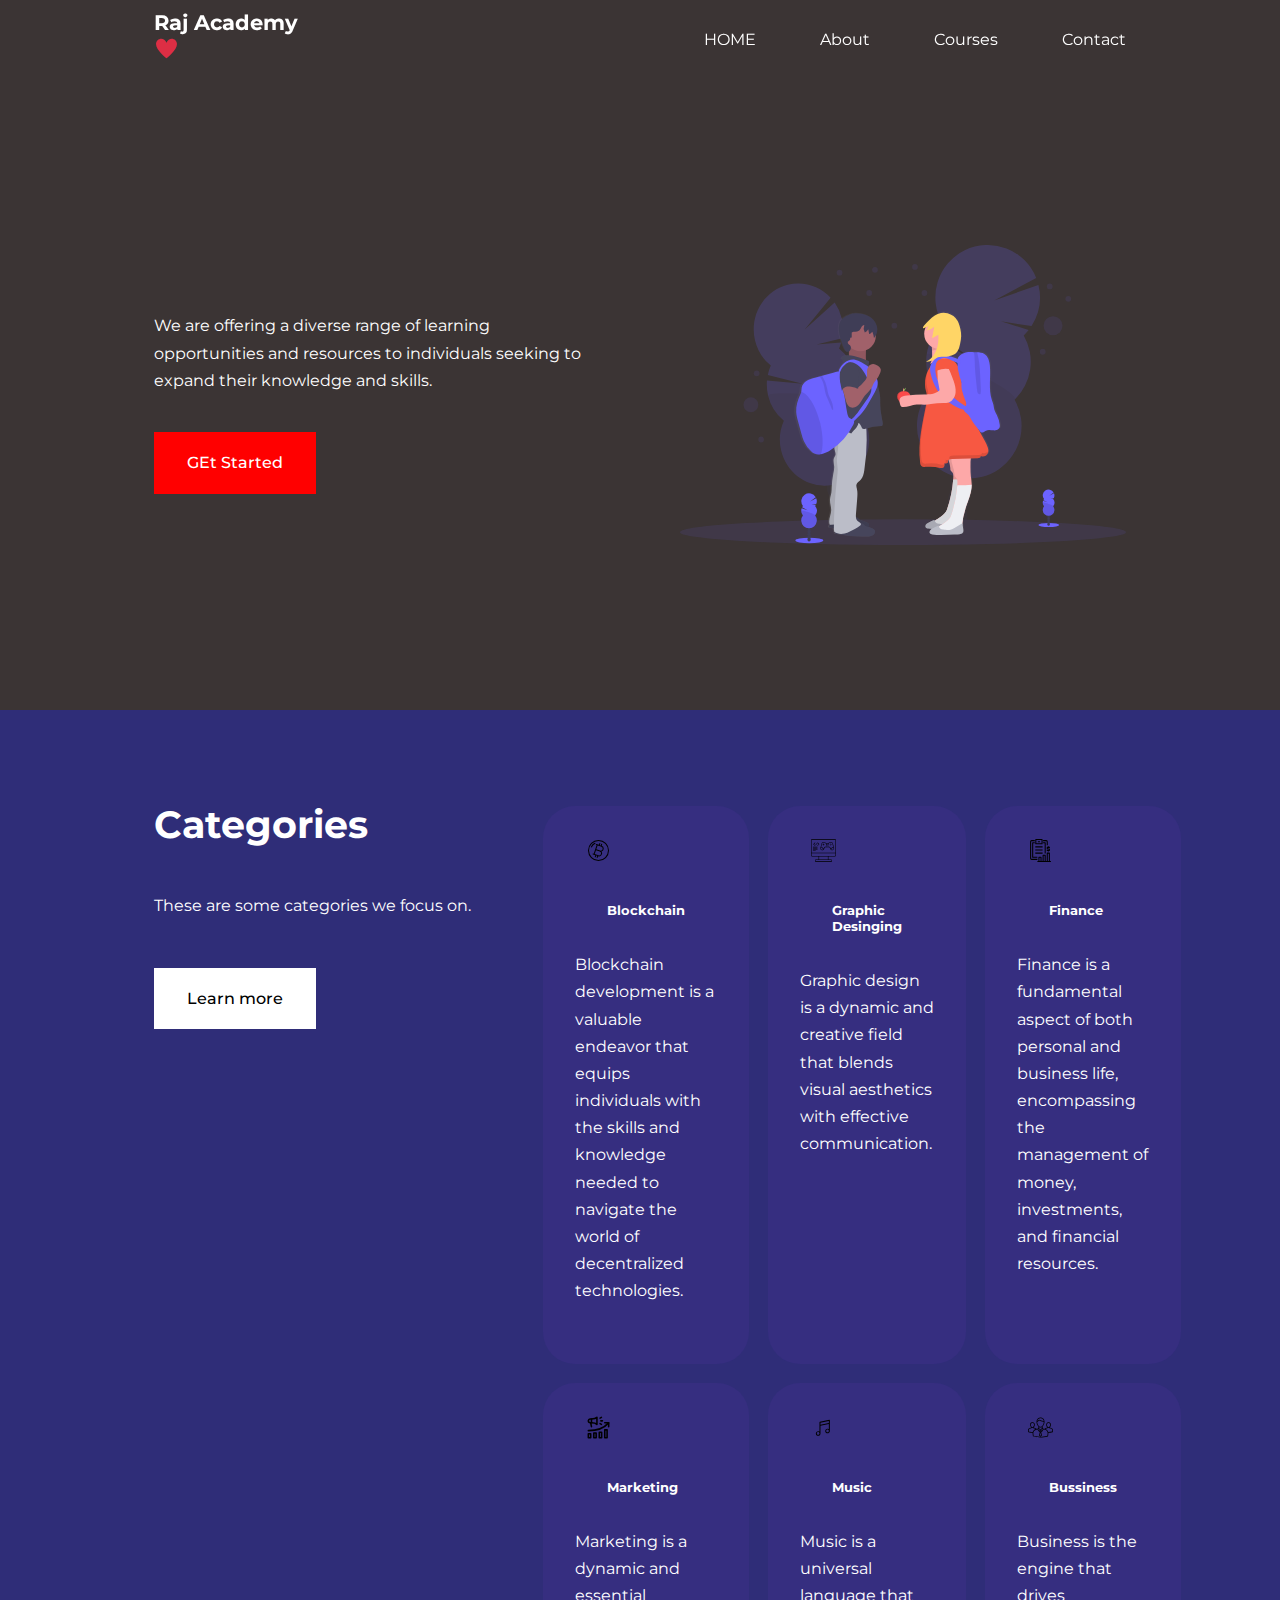
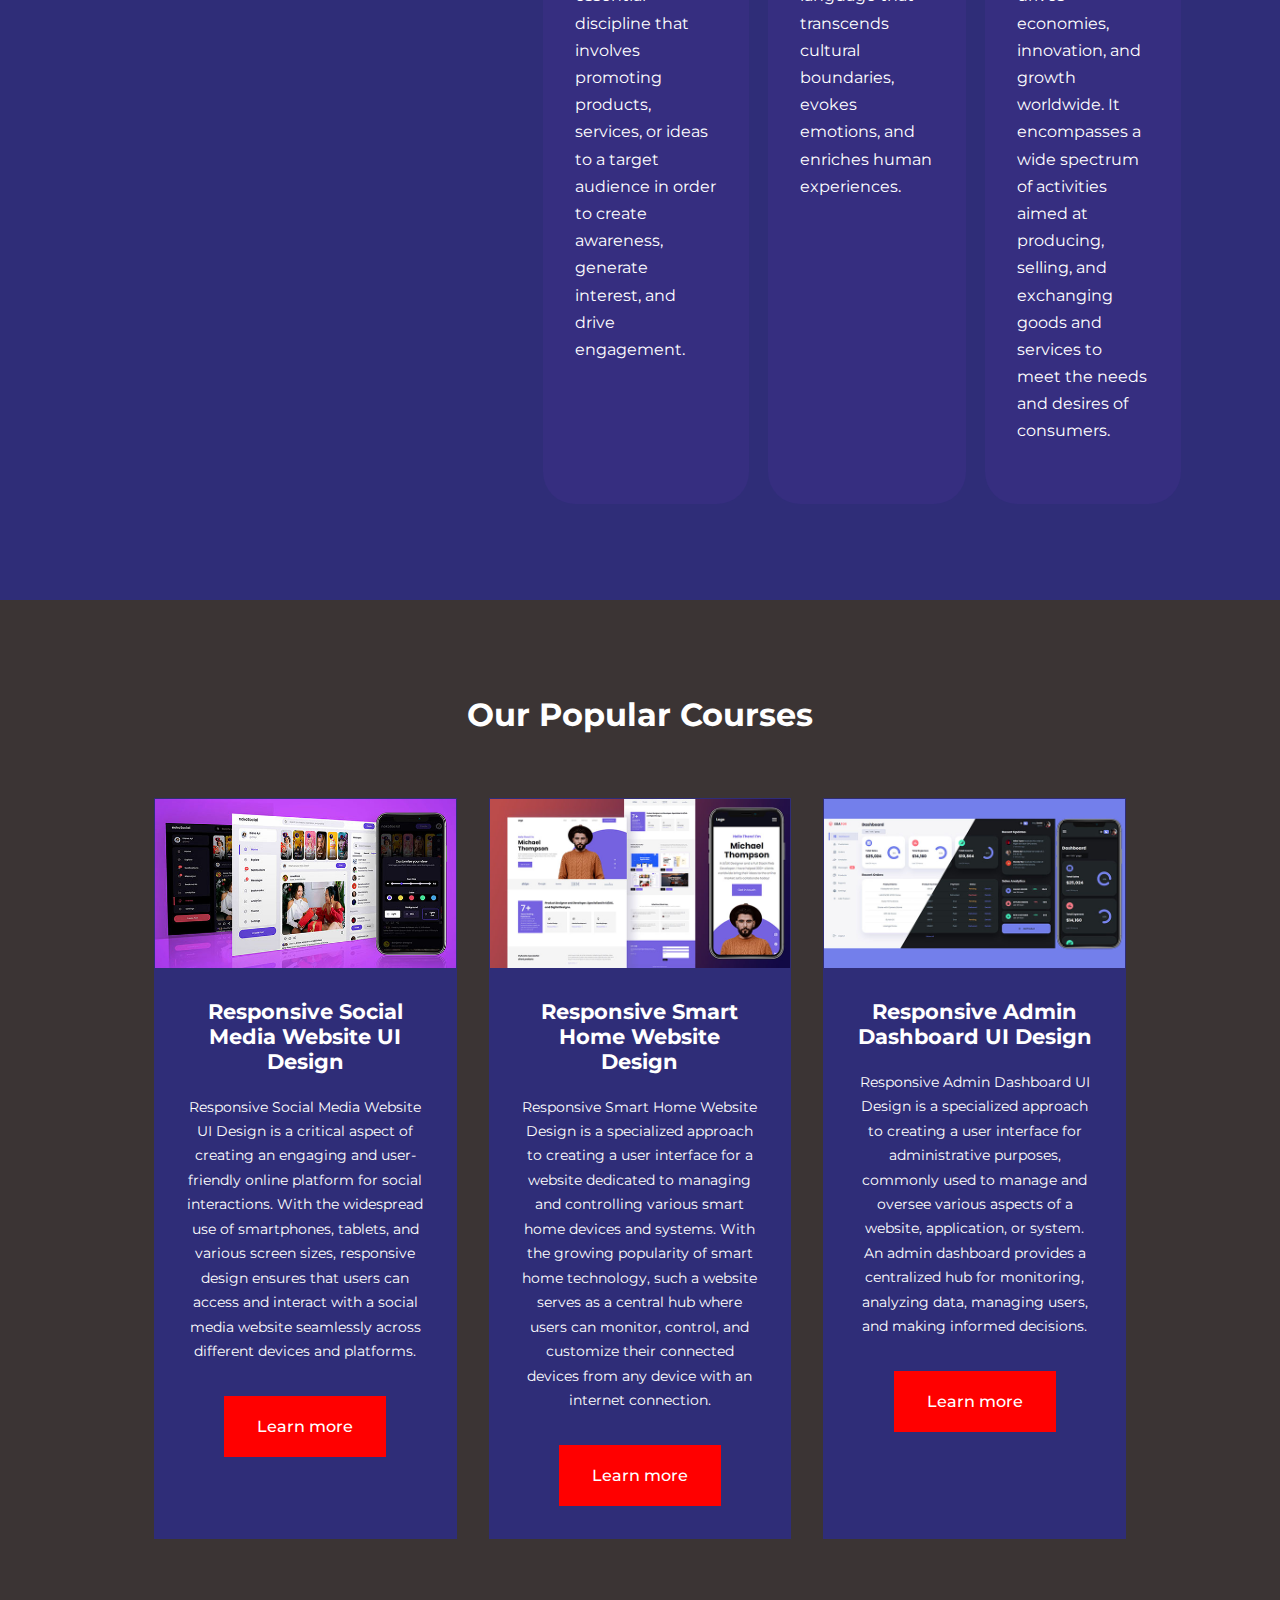
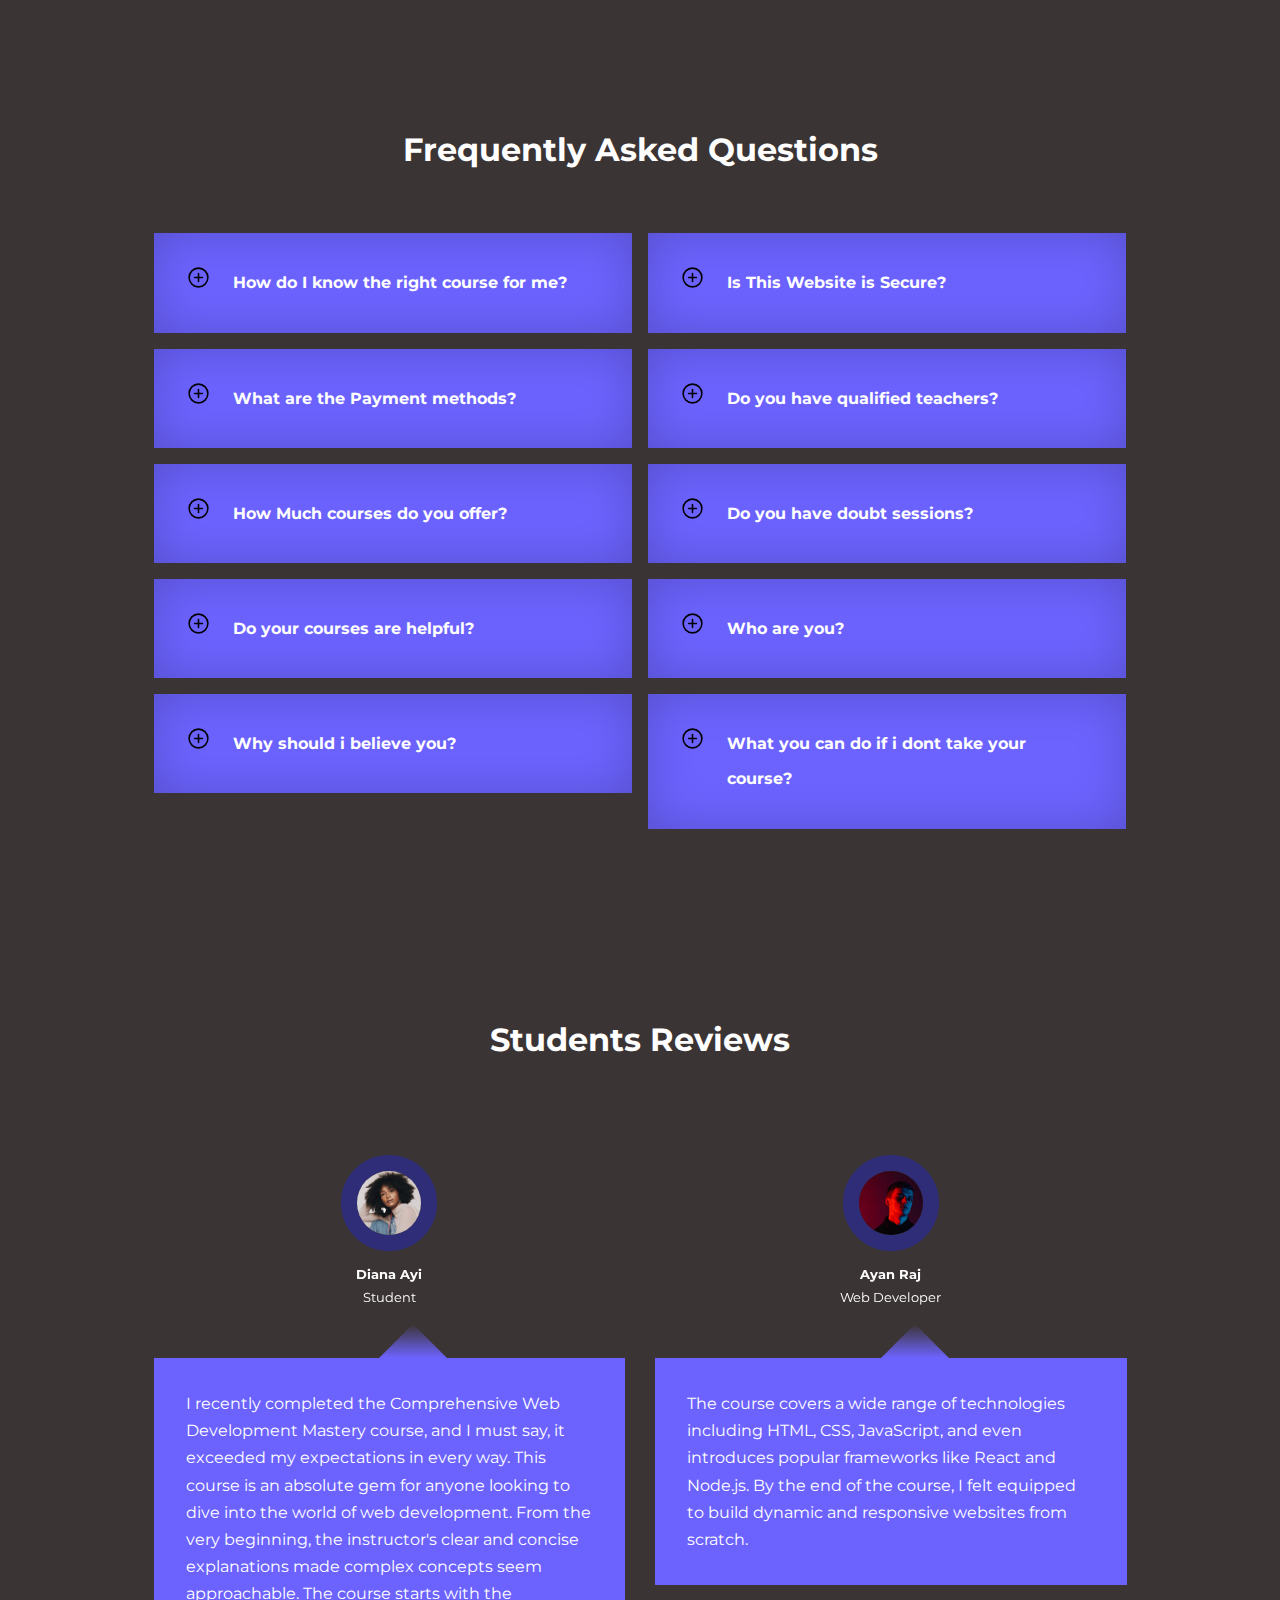
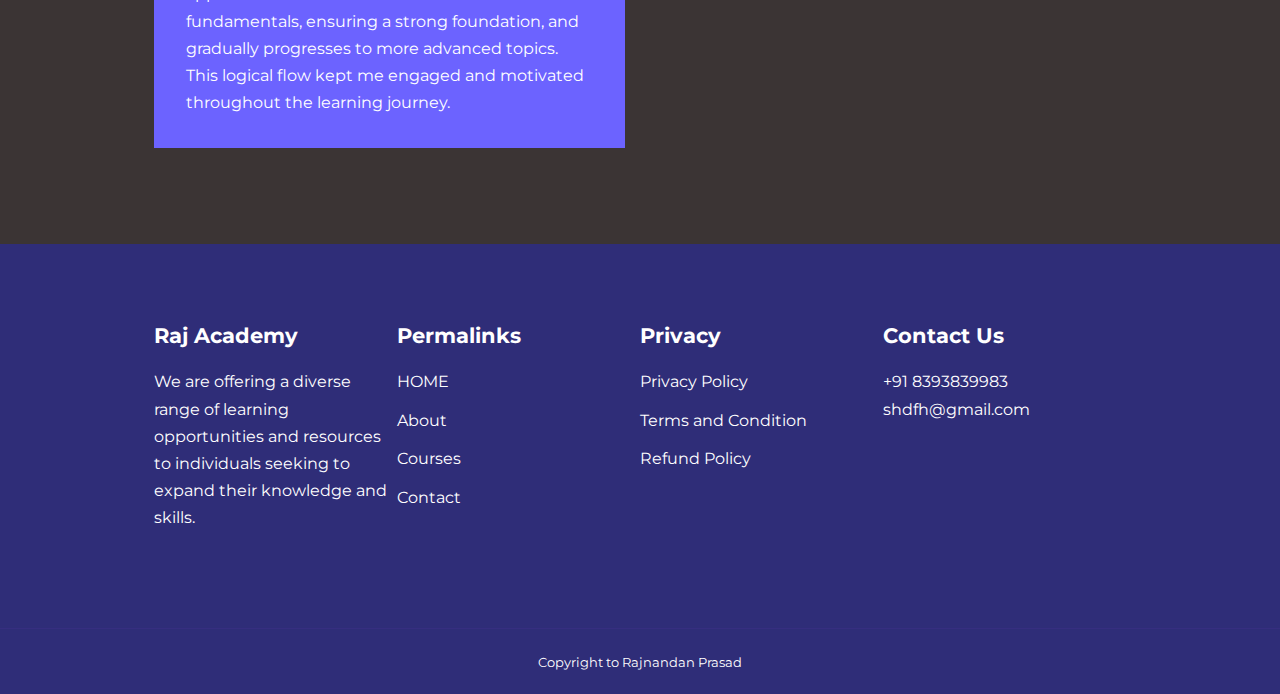
<file: index.html>
<!DOCTYPE html>
<html lang="en">

<head>
    <meta charset="UTF-8">
    <meta name="viewport" content="width=device-width, initial-scale=1.0">
    <title>Raj Academy</title>
    <link rel="stylesheet" href="./css/style.css">
    <!-- icon style cdn -->
    <link rel="stylesheet" href="https://unicons.iconscout.com/release-pro/v4.0.0/css/solid.css">
    <!-- lint google font -->
    <link rel="preconnect" href="https://fonts.googleapis.com">
    <link rel="preconnect" href="https://fonts.gstatic.com" crossorigin>
    <link href="https://fonts.googleapis.com/css2?family=Montserrat:wght@400;500;600;700;800;900&display=swap"
        rel="stylesheet">

    <!-- -----------swiper----- -->
    <link
  rel="stylesheet"
  href="https://cdn.jsdelivr.net/npm/swiper@10/swiper-bundle.min.css"
/>
</head>

<body>
    <nav>
        <div class="container nav__container">
            <a href="index.html">
                <h4>Raj Academy</h4>
                
                <svg xmlns="http://www.w3.org/2000/svg" viewBox="0 0 47.5 47.5" width="25" height="25" id="heart"><defs><clipPath id="a"><path d="M0 38h38V0H0v38Z"></path></clipPath></defs><g clip-path="url(#a)" transform="matrix(1.25 0 0 -1.25 0 47.5)"><path fill="#dd2e44" d="M3.067 25.68c0 8.799 12.184 12.06 15.933 1.874 3.749 10.186 15.933 6.925 15.933-1.874C34.933 16.12 19 3.999 19 3.999S3.067 16.12 3.067 25.68"></path></g></svg>
                
            </a>
            <ul class="nav__menu">
                <li><a href="index.html">HOME</a></li>
                <li><a href="about.html">About</a></li>
                <li><a href="courses.html">Courses</a></li>
                <li><a href="contact.html">Contact</a></li>

            </ul>
            

            <button id="open-menu-btn"><svg xmlns="http://www.w3.org/2000/svg" width="24" height="24" fill="none"
                    id="menu">
                    <path fill="#000"
                        d="M3 6a1 1 0 0 1 1-1h16a1 1 0 1 1 0 2H4a1 1 0 0 1-1-1zm0 6a1 1 0 0 1 1-1h16a1 1 0 1 1 0 2H4a1 1 0 0 1-1-1zm1 5a1 1 0 1 0 0 2h16a1 1 0 1 0 0-2H4z">
                    </path>
                </svg></button>
            <button id="close-menu-btn"><svg xmlns="http://www.w3.org/2000/svg" width="24" height="24"
                    viewBox="0 0 512 512" id="close">
                    <path
                        d="M437.5 386.6L306.9 256l130.6-130.6c14.1-14.1 14.1-36.8 0-50.9-14.1-14.1-36.8-14.1-50.9 0L256 205.1 125.4 74.5c-14.1-14.1-36.8-14.1-50.9 0-14.1 14.1-14.1 36.8 0 50.9L205.1 256 74.5 386.6c-14.1 14.1-14.1 36.8 0 50.9 14.1 14.1 36.8 14.1 50.9 0L256 306.9l130.6 130.6c14.1 14.1 36.8 14.1 50.9 0 14-14.1 14-36.9 0-50.9z">
                    </path>
                </svg></button>
                

            



        </div>
    </nav>
    <!-- -----------------------------End of navbar--------------------------- -->

    <header>
        <div class="container header__container">
            <div class="header__left">
                <p> We are offering a diverse range of learning opportunities and resources to individuals seeking to expand their knowledge and skills.  </p>
                <a href="courses.html" class="btn btn-primary">GEt Started</a>

            </div>

            <div class="header__right">
                <div class="header__right-image">
                    <img src="./images/header.svg" alt="">
                </div>

            </div>
        </div>
    </header>

    <!-- -----------------------------End of header------------------------------- -->


    <section class="categories">
        <div class="container categories__container">

            <div class="categories__left">
                <h1>Categories</h1>
                <p>
                   These are some categories we focus on.
                </p>
                <a href="./courses.html" class="btn">Learn more</a>
            </div>

            <div class="categories__right">
                <article class="category">
                    <span class="category__icon"><svg xmlns="http://www.w3.org/2000/svg" width="25" height="25"
                            viewBox="0 0 25 25" id="btc">
                            <path
                                d="M12.5,2A10.5,10.5,0,1,0,23,12.5,10.512,10.512,0,0,0,12.5,2Zm0,20A9.5,9.5,0,1,1,22,12.5,9.511,9.511,0,0,1,12.5,22Z">
                            </path>
                            <path
                                d="M9.191 5.767a.5.5 0 1 0-.441-.9A8.568 8.568 0 0 0 4.9 8.684a.5.5 0 0 0 .222.671.486.486 0 0 0 .224.054A.5.5 0 0 0 5.8 9.133 7.568 7.568 0 0 1 9.191 5.767zM15.7 7.779l.485-1.419a.5.5 0 0 0-.947-.323L14.75 7.456 13.8 7.133l.484-1.419a.5.5 0 1 0-.946-.323L12.857 6.81l-1.419-.484L10.491 6a.5.5 0 1 0-.323.946l.473.162L9.188 11.369 7.734 15.628l-.473-.161a.5.5 0 1 0-.323.946l.946.323 1.42.485L8.819 18.64a.5.5 0 0 0 .312.635.508.508 0 0 0 .161.027.5.5 0 0 0 .474-.339l.484-1.419.946.323-.484 1.419a.5.5 0 0 0 .311.635.51.51 0 0 0 .162.027.5.5 0 0 0 .473-.339l.485-1.419a3 3 0 0 0 3.336-4.676A2.994 2.994 0 0 0 15.7 7.779zM15.005 16a2 2 0 0 1-2.539 1.246L10.1 16.436h0L8.68 15.951l1.292-3.785 3.786 1.292A2 2 0 0 1 15.005 16zm1.615-4.732a2 2 0 0 1-2.539 1.246L10.3 11.219l1.292-3.785L14.9 8.564h0l.471.161A2 2 0 0 1 16.62 11.265z">
                            </path>
                        </svg>
                        <h5>Blockchain</h5>
                        <p>Blockchain development is a valuable endeavor that equips individuals with the skills and knowledge needed to navigate the world of decentralized technologies.
                        </p>
                    </span>
                </article>



                <article class="category">
                    <span class="category__icon"><svg xmlns="http://www.w3.org/2000/svg" width="25" height="25"
                            viewBox="0 0 96 96" id="game-development">
                            <g data-name="Game Development">
                                <path
                                    d="M91,4.27H5a5,5,0,0,0-5,5V66a5,5,0,0,0,5,5H29.11V82.83H17.43a1,1,0,0,0-1,1v6.9a1,1,0,0,0,1,1H78.57a1,1,0,0,0,1-1v-6.9a1,1,0,0,0-1-1H66.89V71H91a5,5,0,0,0,5-5V9.25A5,5,0,0,0,91,4.27Zm-89,5a3,3,0,0,1,3-3H91a3,3,0,0,1,3,3V56.89H2ZM77.57,89.73H18.43v-4.9H77.57Zm-12.68-6.9H31.11V71H64.89ZM94,66a3,3,0,0,1-3,3H5a3,3,0,0,1-3-3V58.89H94Z">
                                </path>
                                <path
                                    d="M88.76,39.63c0-1.46-.06-1.25-5.18-19.84a5.12,5.12,0,0,0-4.91-3.74H72.82a5.08,5.08,0,0,0-4.24,2.27A3.08,3.08,0,0,1,66,19.7H58.86A3.16,3.16,0,0,1,56,18.32a5.09,5.09,0,0,0-4.24-2.27H45.92A5.12,5.12,0,0,0,41,19.79c-5.43,19.69-5,18-5.12,19a7.49,7.49,0,0,0,14.5,3.37L52.21,37a2.56,2.56,0,0,1,2.42-1.72H70A2.57,2.57,0,0,1,72.38,37l1.82,5.14a7.49,7.49,0,0,0,14.56-2.48Zm-2,.47A5.5,5.5,0,0,1,76,41.16h2.27a3.45,3.45,0,0,0,3.45-3.45,1.46,1.46,0,0,1,1.46-1.46H86A10.75,10.75,0,0,1,86.74,40.1Zm-22-18.4v4.15H59.86V21.7Zm-25.05,22A5.47,5.47,0,0,1,38,38.16l.52-1.91h2.87a1.45,1.45,0,0,1,1.45,1.46,3.46,3.46,0,0,0,3.46,3.45H48.6A5.51,5.51,0,0,1,39.68,43.73ZM70,33.25H54.63a4.57,4.57,0,0,0-4.31,3l-1,2.86h-3a1.46,1.46,0,0,1-1.46-1.45,3.46,3.46,0,0,0-3.45-3.46H39.1l3.84-13.93a3.11,3.11,0,0,1,3-2.27h5.85a3.11,3.11,0,0,1,2.58,1.38,5,5,0,0,0,3.51,2.21v5.21a1,1,0,0,0,1,1h6.87a1,1,0,0,0,1-1V21.64a5,5,0,0,0,3.51-2.21,3.11,3.11,0,0,1,2.58-1.38h5.85a3.11,3.11,0,0,1,3,2.27l3.84,13.93H83.17a3.46,3.46,0,0,0-3.46,3.46,1.45,1.45,0,0,1-1.45,1.45h-3l-1-2.86A4.59,4.59,0,0,0,70,33.25Z">
                                </path>
                                <path
                                    d="M50.73 24.13H49V22.38a1 1 0 00-2 0v1.75H45.23a1 1 0 000 2H47v1.75a1 1 0 102 0V26.13h1.75a1 1 0 000-2zM75.71 25.85a1 1 0 00-1 1v1a1 1 0 002 0v-1A1 1 0 0075.71 25.85zM75.71 24.41a1 1 0 001-1v-1a1 1 0 10-2 0v1A1 1 0 0075.71 24.41zM75 25.13a1 1 0 00-1-1H73a1 1 0 000 2h1A1 1 0 0075 25.13zM77.43 26.13h1a1 1 0 000-2h-1a1 1 0 000 2zM59.76 29.58H58a1 1 0 000 2h1.81a1 1 0 100-2zM66.64 29.58H64.82a1 1 0 000 2h1.82a1 1 0 000-2zM26 17.51a1 1 0 00-1.42 0 1 1 0 000 1.41l4.86 4.86L24.6 28.63a1 1 0 00.71 1.71A1 1 0 0026 30l5.56-5.56a1 1 0 000-1.41zM14.87 30a1 1 0 101.42-1.41l-4.86-4.85 4.86-4.86a1 1 0 000-1.41 1 1 0 00-1.42 0L9.31 23.07a1 1 0 000 1.41z">
                                </path>
                                <path
                                    d="M17.72 27.5a1 1 0 00.71-.29l5.45-5.45a1 1 0 000-1.41 1 1 0 00-1.42 0L17 25.79A1 1 0 0017.72 27.5zM24.3 33.49H8.24a1 1 0 000 2H24.3a1 1 0 100-2zM24.3 37.62H8.24a1 1 0 000 2H24.3a1 1 0 100-2zM24.3 41.75H8.24a1 1 0 000 2H24.3a1 1 0 000-2zM17.36 45.87H8.24a1 1 0 000 2h9.12a1 1 0 000-2z">
                                </path>
                            </g>
                        </svg>
                        <h5>Graphic Desinging</h5>
                        <p>Graphic design is a dynamic and creative field that blends visual aesthetics with effective communication.

                        </p>
                    </span>
                </article>


                <article class="category">
                    <span class="category__icon"><svg xmlns="http://www.w3.org/2000/svg" width="25" height="25"
                            viewBox="0 0 48 48" id="finance-chart">
                            <path
                                d="M18.06,42H7a3,3,0,0,1-3-3V7A3,3,0,0,1,7,4h6V6H7A1,1,0,0,0,6,7V39a1,1,0,0,0,1,1H18.06ZM36,7v7h2V7a3,3,0,0,0-3-3H29V6h6A1,1,0,0,1,36,7ZM13,10V8H9A1,1,0,0,0,8,9V37a1,1,0,0,0,1,1h9V36H10V10ZM32,29.93h2V9a1,1,0,0,0-1-1H29v2h3ZM14,11V3a1,1,0,0,1,1-1H27a1,1,0,0,1,1,1v8a1,1,0,0,1-1,1H15A1,1,0,0,1,14,11Zm2-1H26V4H16Zm12,6H14v2H28Zm0,6H14v2H28Zm0,6H14v2H28ZM19,8h4V6H19ZM44,44v2H18V44h2V37a1,1,0,0,1,1-1h4a1,1,0,0,1,1,1v7h2V33a1,1,0,0,1,1-1h4a1,1,0,0,1,1,1V44h2V29a1,1,0,0,1,1-1h4a1,1,0,0,1,1,1V44ZM24,44V38H22v6Zm8,0V34H30V44Zm8,0V30H38V44ZM38,16v1H37a1,1,0,0,0-1,1v3a1,1,0,0,0,1,1h3v1H36v2h2v1h2V25h1a1,1,0,0,0,1-1V21a1,1,0,0,0-1-1H38V19h4V17H40V16Z"
                                data-name="98 Clipboard, Analysis, Report, Reporting, Seo Analysis, Seo Report"></path>
                        </svg>
                        <h5>Finance</h5>
                        <p>Finance is a fundamental aspect of both personal and business life, encompassing the management of money, investments, and financial resources.

                        </p>
                    </span>
                </article>


                <article class="category">
                    <span class="category__icon"><svg xmlns="http://www.w3.org/2000/svg" width="25" height="25"
                            enable-background="new 0 0 32 32" viewBox="0 0 32 32" id="marketing-growth">
                            <path fill="none" stroke="#000" stroke-linecap="round" stroke-linejoin="round"
                                stroke-miterlimit="10" stroke-width="2"
                                d="M14,12c-2-2-5-2-7-2H5.5C4.119,10,3,8.881,3,7.5v0C3,6.119,4.119,5,5.5,5H7c2,0,5,0,7-2V12z">
                            </path>
                            <line x1="7" x2="7" y1="5" y2="10" fill="none" stroke="#000" stroke-linecap="round"
                                stroke-linejoin="round" stroke-miterlimit="10" stroke-width="2"></line>
                            <line x1="6" x2="7" y1="10" y2="15" fill="none" stroke="#000" stroke-linecap="round"
                                stroke-linejoin="round" stroke-miterlimit="10" stroke-width="2"></line>
                            <line x1="19" x2="21" y1="7.5" y2="7.5" fill="none" stroke="#000" stroke-linecap="round"
                                stroke-linejoin="round" stroke-miterlimit="10" stroke-width="2"></line>
                            <line x1="18" x2="19.732" y1="4" y2="3" fill="none" stroke="#000" stroke-linecap="round"
                                stroke-linejoin="round" stroke-miterlimit="10" stroke-width="2"></line>
                            <line x1="18" x2="19.732" y1="11" y2="12" fill="none" stroke="#000" stroke-linecap="round"
                                stroke-linejoin="round" stroke-miterlimit="10" stroke-width="2"></line>
                            <rect width="3" height="5" x="3" y="24" fill="none" stroke="#000" stroke-linecap="round"
                                stroke-linejoin="round" stroke-miterlimit="10" stroke-width="2"></rect>
                            <rect width="3" height="6" x="10" y="23" fill="none" stroke="#000" stroke-linecap="round"
                                stroke-linejoin="round" stroke-miterlimit="10" stroke-width="2"></rect>
                            <rect width="3" height="7" x="17" y="22" fill="none" stroke="#000" stroke-linecap="round"
                                stroke-linejoin="round" stroke-miterlimit="10" stroke-width="2"></rect>
                            <rect width="3" height="10" x="24" y="19" fill="none" stroke="#000" stroke-linecap="round"
                                stroke-linejoin="round" stroke-miterlimit="10" stroke-width="2"></rect>
                            <path fill="none" stroke="#000" stroke-linecap="round" stroke-linejoin="round"
                                stroke-miterlimit="10" stroke-width="2" d="M3,20c10.957,0,19.93-2.977,25.93-9.919">
                            </path>
                            <polyline fill="none" stroke="#000" stroke-linecap="round" stroke-linejoin="round"
                                stroke-miterlimit="10" stroke-width="2" points="24 10 29 10 29 15"></polyline>
                        </svg>
                        <h5>Marketing</h5>
                        <p>Marketing is a dynamic and essential discipline that involves promoting products, services, or ideas to a target audience in order to create awareness, generate interest, and drive engagement. 

                        </p>
                    </span>
                </article>



                <article class="category">
                    <span class="category__icon"><svg xmlns="http://www.w3.org/2000/svg" width="25" height="25"
                            viewBox="0 0 50 50" id="music-tune">
                            <path
                                d="M33.053 27.25c-2.557 0-4.636 2.103-4.636 4.688s2.079 4.688 4.636 4.688c2.244 0 4.118-1.621 4.543-3.766a.989.989 0 0 0 .092-.41V10.625a1 1 0 0 0-1.209-.977l-18.729 4a1 1 0 0 0-.791.978V33.09a4.571 4.571 0 0 0-2.636-.839c-2.556 0-4.635 2.103-4.635 4.688s2.079 4.688 4.635 4.688c2.557 0 4.636-2.103 4.636-4.688 0-.112-.025-.217-.033-.326.009-.055.033-.104.033-.162V21.434l16.729-3.573V28.09a4.566 4.566 0 0 0-2.635-.84zm0 7.375c-1.453 0-2.636-1.206-2.636-2.688s1.183-2.688 2.636-2.688 2.635 1.206 2.635 2.688-1.182 2.688-2.635 2.688zm-18.731 5c-1.453 0-2.635-1.206-2.635-2.688s1.182-2.688 2.635-2.688 2.636 1.206 2.636 2.688-1.183 2.688-2.636 2.688zm4.636-20.236v-3.956l16.729-3.572v3.955l-16.729 3.573z">
                            </path>
                        </svg>
                        <h5>Music</h5>
                        <p>Music is a universal language that transcends cultural boundaries, evokes emotions, and enriches human experiences.

                        </p>
                    </span>
                </article>

                <article class="category">
                    <span class="category__icon"><svg xmlns="http://www.w3.org/2000/svg" width="25" height="25"
                            viewBox="0 0 64 64" id="business-manager">
                            <path
                                d="M62.6 35.15c-1.93-2.23-5.15-2.4-5.17-2.37-.22-.03-.42-.07-.59-.13 0 0-.01 0-.01-.01-.59-.19-.87-.49-.87-.93 2.27-2.14 2.59-5.54 2.6-5.67.09-.76.1-1.47.03-2.08-.39-4.46-4.1-5.49-5.92-5.44-.1 0-2.56-.07-4.33 1.64-1.15 1.12-1.72 2.69-1.71 4.68.01.37.03.77.07 1.17.01.15.33 3.56 2.6 5.7-.03.28-.2.62-.89.84h-.02c-.16.06-.34.09-.55.13-.56.03-3.9.35-5.61 2.93-.77-.13-1.32-.17-1.5-.18-.45-.07-.86-.16-1.22-.27h-.01c-.68-.23-1.22-.86-1.61-1.89-.53-1.35-.6-2.89-.58-3.31 0-.08.01-.15.02-.22 4.23-3.72 4.81-10 4.83-10.25.15-1.31.17-2.53.07-3.59v-.02c0-.02 0-.05-.01-.08-.84-9.57-10.16-9.33-10.18-9.33-.18-.01-4.39-.13-7.41 2.81-1.96 1.91-2.94 4.62-2.91 8.07.01.67.05 1.39.13 2.11.02.27.61 6.56 4.84 10.29 0 .05.01.09 0 .15-.02 1.44-.14 3.29-.25 3.62 0 .01-.01.01-.01.02-.34.66-1 1.15-1.99 1.47h-.02c-.33.11-.71.2-1.17.26-.19.01-.78.05-1.59.2-1.85-2.62-5.4-2.8-5.5-2.8-.22-.03-.41-.07-.58-.13h-.03c-.59-.19-.87-.49-.87-.93 2.27-2.14 2.59-5.54 2.6-5.67.09-.76.1-1.47.03-2.08-.39-4.46-4.07-5.5-5.92-5.44-.1 0-2.56-.07-4.32 1.64-1.15 1.12-1.72 2.69-1.71 4.68.01.37.03.77.07 1.17.01.15.33 3.56 2.6 5.7-.03.28-.2.62-.89.84h-.01c-.16.05-.34.09-.54.12-.47.03-3.4.28-5.21 2.37C.26 36.23-.19 37.93.04 39.97l.34 3.11c.04.36.27.66.61.8.18.07 4.04 1.57 10.17 1.57.2 0 .41-.01.61-.01-.05.84-.04 1.72.07 2.64l.63 5.78c.04.36.27.66.61.8.43.17 7.42 2.87 18.47 2.87 5.51 0 12.03-.67 19.24-2.66.38-.11.66-.43.71-.83l.63-5.78c.11-.94.12-1.84.06-2.69h.24c3.47 0 6.98-.48 10.45-1.44.38-.11.66-.43.71-.83l.34-3.12c.24-2.04-.21-3.73-1.33-5.03zm-13.95-9.31c-.04-.36-.06-.69-.06-1.01-.01-1.43.36-2.52 1.11-3.25 1.16-1.14 2.9-1.11 2.98-1.1.38-.01 3.67.01 3.99 3.69.05.49.04 1.05-.03 1.7 0 .03-.3 3.29-2.44 4.82-.03.02-.05.03-.08.05-.05.04-.1.07-.15.1-.83.51-1.82.51-2.65 0-.05-.03-.1-.07-.15-.1-.03-.02-.05-.04-.08-.05-.07-.05-.13-.1-.19-.15-1.96-1.6-2.25-4.66-2.25-4.7zM37.87 36.48l-2.28 3.93-2.22-2.26 3.31-2.96c.35.53.75.96 1.19 1.29zm-5.86 3.05 1.37 1.4-1.3 1.44c-.03.03-.05.06-.08.1a.7.7 0 0 0-.08-.1l-1.23-1.35 1.32-1.49zm-3.63-5.92c.12-.7.18-1.67.21-2.54 1.08.56 2.24.85 3.41.85 1.18 0 2.35-.3 3.42-.87.06.66.2 1.46.44 2.27l-3.9 3.48-3.58-3.19zM32 43.99l1.51 7.65L32 52.8l-1.52-1.16L32 43.99zm-6.04-33.31c2.41-2.36 5.97-2.28 6.08-2.27.29-.01 6.95-.16 8.12 6.64-4.66.33-10.76-2.87-10.83-2.9a.985.985 0 0 0-1.02.06l-4.54 3.18c.27-1.96 1-3.54 2.19-4.71zm-2.19 8.59c-.05-.5-.08-.98-.1-1.44l5.28-3.69c1.68.82 6.94 3.17 11.38 2.84.02.72 0 1.47-.1 2.31-.01.07-.61 6.54-4.91 9.58a.36.36 0 0 0-.1.07 6.1 6.1 0 0 1-.32.22c-1.81 1.12-3.97 1.12-5.79 0-.11-.07-.22-.14-.33-.22-.03-.03-.07-.05-.11-.07-.15-.11-.3-.22-.44-.34-3.89-3.17-4.45-9.18-4.46-9.26zm3.7 16.12 3.14 2.8-1.93 2.19-2.51-4.01c.5-.27.94-.59 1.3-.98zm-20.1-9.68c-.04-.35-.06-.69-.06-1.01-.01-1.43.36-2.52 1.11-3.25 1.16-1.14 2.91-1.1 2.98-1.1.15 0 3.66-.09 3.99 3.69.05.48.04 1.04-.03 1.69 0 .03-.32 3.3-2.45 4.83-.03.02-.05.03-.08.05-.05.04-.1.07-.15.1-.83.51-1.82.51-2.65 0-.05-.03-.1-.07-.15-.1-.03-.02-.05-.04-.08-.05-.07-.05-.13-.1-.2-.15-1.94-1.59-2.23-4.65-2.23-4.7zm4.71 17.78c-4.94.13-8.52-.82-9.82-1.24l-.27-2.5c-.17-1.48.13-2.67.87-3.54 1.37-1.59 3.85-1.71 3.87-1.71.03 0 .07 0 .1-.01.32-.04.63-.11.91-.2.01 0 .01-.01.02-.01 1.11-.36 1.66-.99 1.95-1.58a4.313 4.313 0 0 0 3.28.01c.34.76 1.02 1.35 1.98 1.66h.02c.28.09.58.16 1.01.22.03 0 2.15.11 3.56 1.39-1.77.57-3.83 1.58-5.4 3.4-1.03 1.18-1.71 2.56-2.08 4.11zm38.14 4.55-.56 5.13c-18.5 4.93-32.44.84-35.31-.12l-.57-5.18c-.33-2.98.28-5.41 1.82-7.2 1.66-1.93 4.09-2.78 5.79-3.16.02 0 .03-.01.05-.01 1.12-.25 1.92-.29 1.94-.29.03 0 .07 0 .1-.01.29-.04.56-.09.81-.15l3.42 5.47c.16.26.44.43.74.45h.08c.28 0 .54-.12.73-.33l.14-.16.75.83-1.7 8.55c-.07.36.07.74.36.96l2.59 1.97c.17.13.38.2.59.2.21 0 .42-.07.59-.2l2.58-1.97c.29-.22.43-.6.36-.96l-1.69-8.55.9-1 .36.37c.18.19.43.29.69.29.04 0 .08 0 .12-.01.3-.04.57-.21.72-.47l3.06-5.26c.27.06.54.11.83.15.03 0 .07.01.1.01.05 0 4.97.21 7.77 3.45 1.55 1.79 2.17 4.21 1.84 7.2zm11.8-8.07-.27 2.46c-3.27.84-6.58 1.22-9.84 1.17-.37-1.53-1.05-2.88-2.05-4.04-1.6-1.86-3.72-2.88-5.51-3.44 1.4-1.38 3.64-1.5 3.66-1.5.04 0 .09-.01.13-.01.28-.05.57-.11.86-.2h.02c.01 0 .01-.01.02-.01h.02c1.1-.36 1.65-.98 1.93-1.57a4.313 4.313 0 0 0 3.28.01c.34.76 1.01 1.34 1.96 1.66.01 0 .02.01.03.02.29.09.6.15 1.02.21.02 0 2.5.13 3.86 1.71.74.85 1.04 2.04.88 3.53z">
                            </path>
                        </svg>
                        <h5>Bussiness</h5>
                        <p>Business is the engine that drives economies, innovation, and growth worldwide. It encompasses a wide spectrum of activities aimed at producing, selling, and exchanging goods and services to meet the needs and desires of consumers.

                        </p>
                    </span>
                </article>



            </div>
        </div>
    </section>

    <!-- -----------------------------End of Categories--------------------- -->

    <section class="courses">
        <h2>Our Popular Courses</h2>
        <div class="container course__container">
            <article class="course">
                <div class="course__image">
                    <img src="./images/course1.jpg" alt="">
                </div>
                <div class="course__info">
                    <h4>Responsive Social Media Website UI Design</h4>
                    <p>
                        Responsive Social Media Website UI Design is a critical aspect of creating an engaging and user-friendly online platform for social interactions. With the widespread use of smartphones, tablets, and various screen sizes, responsive design ensures that users can access and interact with a social media website seamlessly across different devices and platforms.
                    </p>
                    <a href="courses.html" class="btn btn-primary">Learn more</a>
                </div>
            </article>


            <article class="course">
                <div class="course__image">
                    <img src="./images/course2.jpg" alt="">
                </div>
                <div class="course__info">
                    <h4>Responsive Smart Home Website Design</h4>
                    <p>
                        Responsive Smart Home Website Design is a specialized approach to creating a user interface for a website dedicated to managing and controlling various smart home devices and systems. With the growing popularity of smart home technology, such a website serves as a central hub where users can monitor, control, and customize their connected devices from any device with an internet connection.
                    </p>
                    <a href="courses.html" class="btn btn-primary">Learn more</a>
                </div>
            </article>




            <article class="course">
                <div class="course__image">
                    <img src="./images/course3.jpg" alt="">
                </div>
                <div class="course__info">
                    <h4>Responsive Admin Dashboard UI Design</h4>
                    <p>
                        Responsive Admin Dashboard UI Design is a specialized approach to creating a user interface for administrative purposes, commonly used to manage and oversee various aspects of a website, application, or system. An admin dashboard provides a centralized hub for monitoring, analyzing data, managing users, and making informed decisions.
                    </p>
                    <a href="courses.html" class="btn btn-primary">Learn more</a>
                </div>
            </article>


        </div>
    </section>

    <!-- -----------------------------End of Courses--------------------- -->
    <section class="faqs">
        <h2>Frequently Asked Questions </h2>
        
        <div class="container faqs__container">

            <article class="faq">
                <div class="faq__icon"><svg xmlns="http://www.w3.org/2000/svg" width="25" height="25" viewBox="0 0 256 256" id="plus-circle"><rect width="256" height="256" fill="none"></rect><circle cx="128" cy="128" r="96" fill="none" stroke="#000" stroke-miterlimit="10" stroke-width="16"></circle><line x1="88" x2="168" y1="128" y2="128" fill="none" stroke="#000" stroke-linecap="round" stroke-linejoin="round" stroke-width="16"></line><line x1="128" x2="128" y1="88" y2="168" fill="none" stroke="#000" stroke-linecap="round" stroke-linejoin="round" stroke-width="16"></line></svg></div>
                   
                <div class="question__answer">
                    <h4>How do I know the right course for me?</h4>
                    <p>
                    You Can Chose any course according to your interest.
                    </p>
                </div>
            </article>


            <article class="faq">
                <div class="faq__icon"><svg xmlns="http://www.w3.org/2000/svg" width="25" height="25" viewBox="0 0 256 256" id="plus-circle"><rect width="256" height="256" fill="none"></rect><circle cx="128" cy="128" r="96" fill="none" stroke="#000" stroke-miterlimit="10" stroke-width="16"></circle><line x1="88" x2="168" y1="128" y2="128" fill="none" stroke="#000" stroke-linecap="round" stroke-linejoin="round" stroke-width="16"></line><line x1="128" x2="128" y1="88" y2="168" fill="none" stroke="#000" stroke-linecap="round" stroke-linejoin="round" stroke-width="16"></line></svg></div>
                   
                <div class="question__answer">
                    <h4>Is This Website is Secure?</h4>
                    <p>
                       Yes! This website is absolutly secure.
                    </p>
                </div>
            </article>


            <article class="faq">
                <div class="faq__icon"><svg xmlns="http://www.w3.org/2000/svg" width="25" height="25" viewBox="0 0 256 256" id="plus-circle"><rect width="256" height="256" fill="none"></rect><circle cx="128" cy="128" r="96" fill="none" stroke="#000" stroke-miterlimit="10" stroke-width="16"></circle><line x1="88" x2="168" y1="128" y2="128" fill="none" stroke="#000" stroke-linecap="round" stroke-linejoin="round" stroke-width="16"></line><line x1="128" x2="128" y1="88" y2="168" fill="none" stroke="#000" stroke-linecap="round" stroke-linejoin="round" stroke-width="16"></line></svg></div>
                   
                <div class="question__answer">
                    <h4>What are the Payment methods?</h4>
                    <p>
                        We accept online payment through paytm,upi and net banking.
                    </p>
                </div>
            </article>


            <article class="faq">
                <div class="faq__icon"><svg xmlns="http://www.w3.org/2000/svg" width="25" height="25" viewBox="0 0 256 256" id="plus-circle"><rect width="256" height="256" fill="none"></rect><circle cx="128" cy="128" r="96" fill="none" stroke="#000" stroke-miterlimit="10" stroke-width="16"></circle><line x1="88" x2="168" y1="128" y2="128" fill="none" stroke="#000" stroke-linecap="round" stroke-linejoin="round" stroke-width="16"></line><line x1="128" x2="128" y1="88" y2="168" fill="none" stroke="#000" stroke-linecap="round" stroke-linejoin="round" stroke-width="16"></line></svg></div>
                   
                <div class="question__answer">
                    <h4>Do you have qualified teachers?</h4>
                    <p>
                        Yes we have the best teachers in each domain.
                    </p>
                </div>
            </article>


            <article class="faq">
                <div class="faq__icon"><svg xmlns="http://www.w3.org/2000/svg" width="25" height="25" viewBox="0 0 256 256" id="plus-circle"><rect width="256" height="256" fill="none"></rect><circle cx="128" cy="128" r="96" fill="none" stroke="#000" stroke-miterlimit="10" stroke-width="16"></circle><line x1="88" x2="168" y1="128" y2="128" fill="none" stroke="#000" stroke-linecap="round" stroke-linejoin="round" stroke-width="16"></line><line x1="128" x2="128" y1="88" y2="168" fill="none" stroke="#000" stroke-linecap="round" stroke-linejoin="round" stroke-width="16"></line></svg></div>
                   
                <div class="question__answer">
                    <h4>How Much courses do you offer?</h4>
                    <p>
                        We have more than 450 courses.
                    </p>
                </div>
            </article>


            <article class="faq">
                <div class="faq__icon"><svg xmlns="http://www.w3.org/2000/svg" width="25" height="25" viewBox="0 0 256 256" id="plus-circle"><rect width="256" height="256" fill="none"></rect><circle cx="128" cy="128" r="96" fill="none" stroke="#000" stroke-miterlimit="10" stroke-width="16"></circle><line x1="88" x2="168" y1="128" y2="128" fill="none" stroke="#000" stroke-linecap="round" stroke-linejoin="round" stroke-width="16"></line><line x1="128" x2="128" y1="88" y2="168" fill="none" stroke="#000" stroke-linecap="round" stroke-linejoin="round" stroke-width="16"></line></svg></div>
                   
                <div class="question__answer">
                    <h4>Do you have doubt sessions?</h4>
                    <p>
                      Yes we do have Doubt sessions in each domain.
                    </p>
                </div>
            </article>


            <article class="faq">
                <div class="faq__icon"><svg xmlns="http://www.w3.org/2000/svg" width="25" height="25" viewBox="0 0 256 256" id="plus-circle"><rect width="256" height="256" fill="none"></rect><circle cx="128" cy="128" r="96" fill="none" stroke="#000" stroke-miterlimit="10" stroke-width="16"></circle><line x1="88" x2="168" y1="128" y2="128" fill="none" stroke="#000" stroke-linecap="round" stroke-linejoin="round" stroke-width="16"></line><line x1="128" x2="128" y1="88" y2="168" fill="none" stroke="#000" stroke-linecap="round" stroke-linejoin="round" stroke-width="16"></line></svg></div>
                   
                <div class="question__answer">
                    <h4>Do your courses are helpful?</h4>
                    <p>
                        Yes by following our course many students have reached they goal.
                    </p>
                </div>
            </article>


            <article class="faq">
                <div class="faq__icon"><svg xmlns="http://www.w3.org/2000/svg" width="25" height="25" viewBox="0 0 256 256" id="plus-circle"><rect width="256" height="256" fill="none"></rect><circle cx="128" cy="128" r="96" fill="none" stroke="#000" stroke-miterlimit="10" stroke-width="16"></circle><line x1="88" x2="168" y1="128" y2="128" fill="none" stroke="#000" stroke-linecap="round" stroke-linejoin="round" stroke-width="16"></line><line x1="128" x2="128" y1="88" y2="168" fill="none" stroke="#000" stroke-linecap="round" stroke-linejoin="round" stroke-width="16"></line></svg></div>
                   
                <div class="question__answer">
                    <h4>Who are you?</h4>
                    <p>
                        I am Rajnandan Prasad.
                    </p>
                </div>
            </article>


            <article class="faq">
                <div class="faq__icon"><svg xmlns="http://www.w3.org/2000/svg" width="25" height="25" viewBox="0 0 256 256" id="plus-circle"><rect width="256" height="256" fill="none"></rect><circle cx="128" cy="128" r="96" fill="none" stroke="#000" stroke-miterlimit="10" stroke-width="16"></circle><line x1="88" x2="168" y1="128" y2="128" fill="none" stroke="#000" stroke-linecap="round" stroke-linejoin="round" stroke-width="16"></line><line x1="128" x2="128" y1="88" y2="168" fill="none" stroke="#000" stroke-linecap="round" stroke-linejoin="round" stroke-width="16"></line></svg></div>
                   
                <div class="question__answer">
                    <h4>Why should i believe you?</h4>
                    <p>
                      Because you have no other choice.
                    </p>
                </div>
            </article>


            <article class="faq">
                <div class="faq__icon"><svg xmlns="http://www.w3.org/2000/svg" width="25" height="25" viewBox="0 0 256 256" id="plus-circle"><rect width="256" height="256" fill="none"></rect><circle cx="128" cy="128" r="96" fill="none" stroke="#000" stroke-miterlimit="10" stroke-width="16"></circle><line x1="88" x2="168" y1="128" y2="128" fill="none" stroke="#000" stroke-linecap="round" stroke-linejoin="round" stroke-width="16"></line><line x1="128" x2="128" y1="88" y2="168" fill="none" stroke="#000" stroke-linecap="round" stroke-linejoin="round" stroke-width="16"></line></svg></div>
                   
                <div class="question__answer">
                    <h4>What you can do if i dont take your course?</h4>
                    <p>
                        I will call FBI.
                    </p>
                </div>
            </article>

        </div>
    </section>
<!-- -----------------------------End of faqs----------------- -->
<section class="container testimonials__Container mySwiper">
    <h2>Students Reviews</h2>
    
    <div class="swiper-wrapper">
       
    <article class="testimonial swiper-slide">
        <div class="avatar">
            <img src="./images/avatar1.jpg" >
        </div>
        <div class="testimonial__info">
            <h5>Diana Ayi</h5>
            <small>Student</small>
        </div>
        <div class="testimonial__body">
            <p>
                I recently completed the Comprehensive Web Development Mastery course, and I must say, it exceeded my expectations in every way. This course is an absolute gem for anyone looking to dive into the world of web development.

                From the very beginning, the instructor's clear and concise explanations made complex concepts seem approachable. The course starts with the fundamentals, ensuring a strong foundation, and gradually progresses to more advanced topics. This logical flow kept me engaged and motivated throughout the learning journey.
            </p>
        </div>
    </article>

    <article class="testimonial swiper-slide">
        <div class="avatar">
            <img src="./images/avatar2.jpg" >
        </div>
        <div class="testimonial__info">
            <h5>Ayan Raj</h5>
            <small>Web Developer</small>
        </div>
        <div class="testimonial__body">
            <p>
                The course covers a wide range of technologies including HTML, CSS, JavaScript, and even introduces popular frameworks like React and Node.js. By the end of the course, I felt equipped to build dynamic and responsive websites from scratch.
            </p>
        </div>
    </article>


    <!-- <article class="testimonial swiper-slide">
        <div class="avatar">
            <img src="./images/avatar3.jpg" >
        </div>
        <div class="testimonial__info">
            <h5>Aman</h5>
            <small>Softwer engineer</small>
        </div>
        <div class="testimonial__body">
            <p>
                Lorem ipsum dolor sit amet consectetur adipisicing elit. Nisi aliquam aut aliquid, amet unde aperiam iusto officia? Autem cum tenetur, inventore ratione pariatur ex. Sapiente, reiciendis delectus quas quis ex autem eius est labore.
            </p>
        </div>
    </article> -->


    <!-- <article class="testimonial swiper-slide">
        <div class="avatar">
            <img src="./images/avatar4.jpg" >
        </div>
        <div class="testimonial__info">
            <h5>Muskan </h5>
            <small>Freelancer</small>
        </div>
        <div class="testimonial__body">
            <p>
                Lorem ipsum dolor sit amet consectetur adipisicing elit. Nisi aliquam aut aliquid, amet unde aperiam iusto officia? Autem cum tenetur, inventore ratione pariatur ex. Sapiente, reiciendis delectus quas quis ex autem eius est labore.
            </p>
        </div>
    </article>


    <article class="testimonial swiper-slide">
        <div class="avatar">
            <img src="./images/avatar5.jpg" >
        </div>
        <div class="testimonial__info">
            <h5>Sushma</h5>
            <small>Gamer</small>
        </div>
        <div class="testimonial__body">
            <p>
                Lorem ipsum dolor sit amet consectetur adipisicing elit. Nisi aliquam aut aliquid, amet unde aperiam iusto officia? Autem cum tenetur, inventore ratione pariatur ex. Sapiente, reiciendis delectus quas quis ex autem eius est labore.
            </p>
        </div>
    </article> -->
</div>
<!-- <div class="swiper-pagination"></div> -->

</section>

<!-- -----------------------------footer ------- -->
<footer class="footer">
    <div class="container footer__container">
        <div class="footer__1">
            <a href="index.html" class="footer__logo">
                <h4>Raj Academy</h4>
            </a>
            <p>We are offering a diverse range of learning opportunities and resources to individuals seeking to expand their knowledge and skills.</p>

        </div>


        <div class="footer__2">
            <h4>Permalinks</h4>
            <ul class="permalinks">
                <li><a href="index.html">HOME</a></li>
                <li><a href="about.html">About</a></li>
                <li><a href="courses.html">Courses</a></li>
                <li><a href="contact.html">Contact</a></li>

            </ul>
            
        </div>


        <div class="footer__3">
            <h4>Privacy</h4>
            <ul class="privacy">
                <li><a href="#">Privacy Policy</a></li>
                <li><a href="#">Terms and Condition</a></li>
                <li><a href="#">Refund Policy</a></li>
            </ul>
        </div>

        <div class="footer4">
            <h4>Contact Us</h4>
            <div>
                <p>+91 8393839983</p>
                <p>shdfh@gmail.com</p>
            </div>
        </div>

        <div class="footer__socials">
            <li>
                <a href="#"><i class="uil uil-facebook-f"></i></a>
            </li>
            <li>
                <a href="#"><i class="uil uil-instagram-alt"></i></a>
            </li>
            <li>
                <a href="#"><i class="uil uil-twitter"></i></a>
            </li>
            <li>
                <a href="#"><i class="uil uil-linkedin-alt"></i></a>
            </li>
        </div>

      



    </div>
    <div class="footer__copyright">
        <small>Copyright  to Rajnandan Prasad</small>
    </div> 
</footer>









    <script src="./main.js"></script>
    <!-- swiper js  --><script src="https://cdn.jsdelivr.net/npm/swiper@10/swiper-bundle.min.js"></script>
    <script>
        var swiper = new Swiper(".mySwiper", {
          slidesPerView: 1,
          spaceBetween: 30,
          pagination: {
            el: ".swiper-pagination",
            clickable: true,
           
            
            
          },
          breakpoints:{
            600: {
                slidesPerView: 2, 
            }}
        });
        
    
      </script>
</body>

</html>
</file>
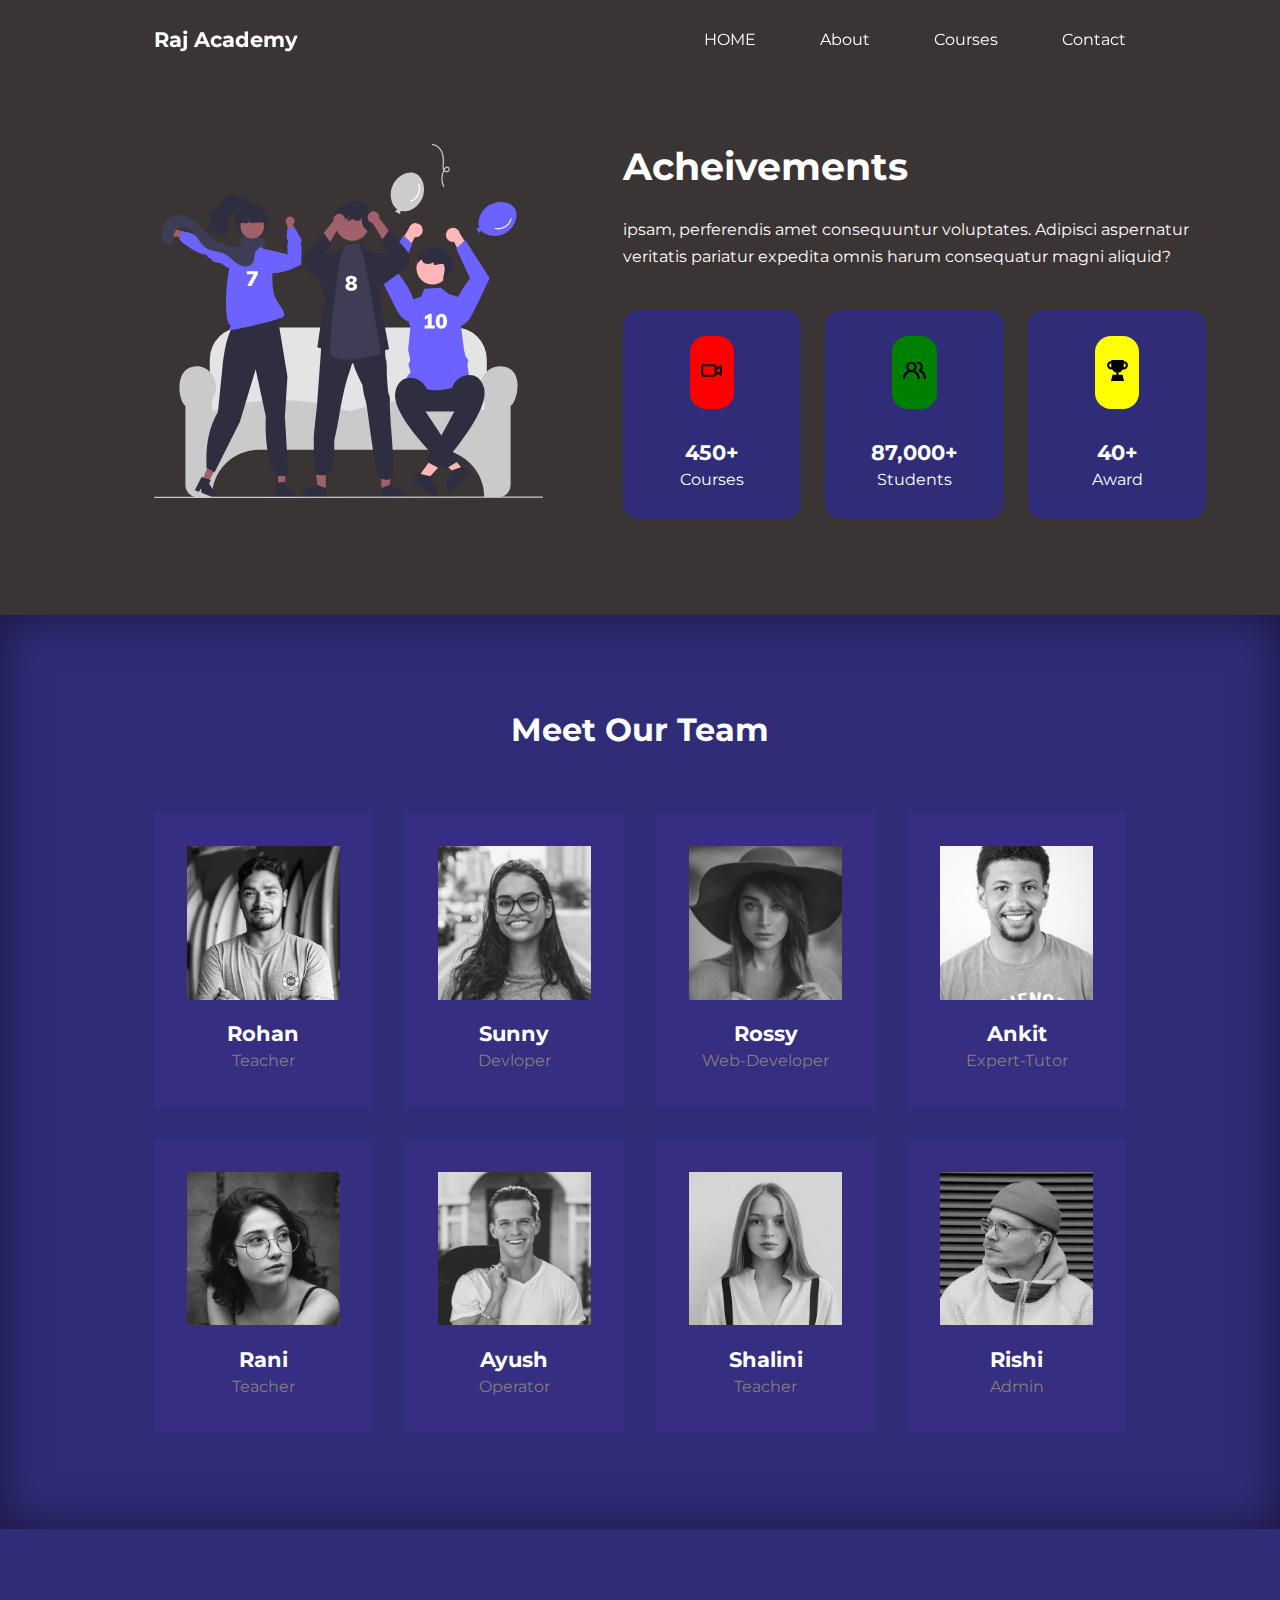
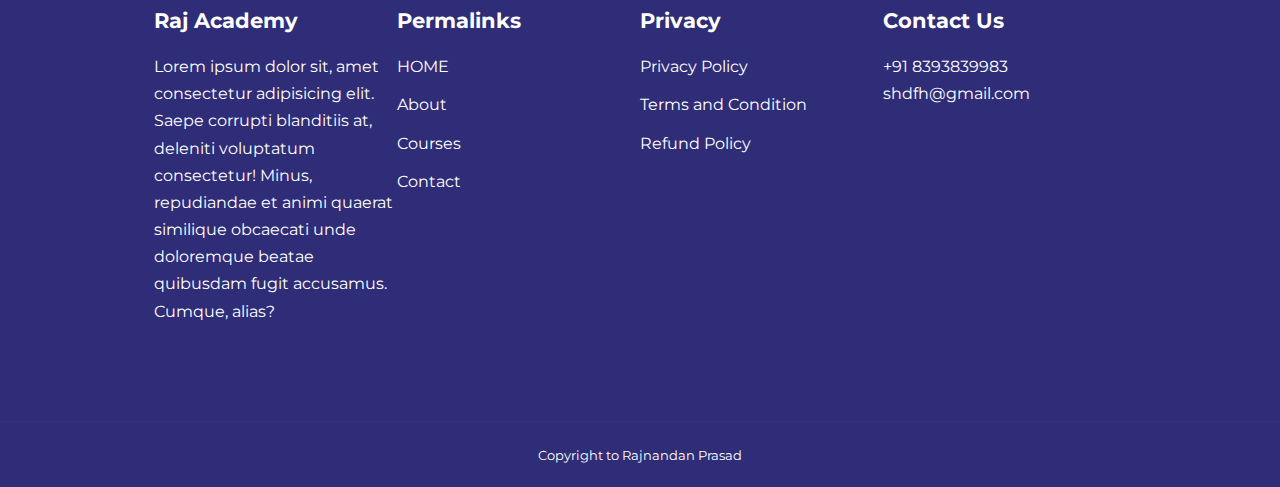
<file: about.html>
<!DOCTYPE html>
<html lang="en">

<head>
    <meta charset="UTF-8">
    <meta name="viewport" content="width=device-width, initial-scale=1.0">
    <title>Raj Academy</title>
    <link rel="stylesheet" href="./css/style.css">
    <link rel="stylesheet" href="./css/about.css">
    <!-- icon style cdn -->
    <link rel="stylesheet" href="https://unicons.iconscout.com/release-pro/v4.0.0/css/solid.css">
    <!-- lint google font -->
    <link rel="preconnect" href="https://fonts.googleapis.com">
    <link rel="preconnect" href="https://fonts.gstatic.com" crossorigin>
    <link href="https://fonts.googleapis.com/css2?family=Montserrat:wght@400;500;600;700;800;900&display=swap"
        rel="stylesheet">

    <!-- -----------swiper----- -->
    <link
  rel="stylesheet"
  href="https://cdn.jsdelivr.net/npm/swiper@10/swiper-bundle.min.css"
/>
</head>

<body>
    <nav>
        <div class="container nav__container">
            <a href="index.html">
                <h4>Raj Academy</h4>
            </a>
            <ul class="nav__menu">
                <li><a href="index.html">HOME</a></li>
                <li><a href="about.html">About</a></li>
                <li><a href="courses.html">Courses</a></li>
                <li><a href="contact.html">Contact</a></li>

            </ul>
            

            <button id="open-menu-btn"><svg xmlns="http://www.w3.org/2000/svg" width="24" height="24" fill="none"
                    id="menu">
                    <path fill="#000"
                        d="M3 6a1 1 0 0 1 1-1h16a1 1 0 1 1 0 2H4a1 1 0 0 1-1-1zm0 6a1 1 0 0 1 1-1h16a1 1 0 1 1 0 2H4a1 1 0 0 1-1-1zm1 5a1 1 0 1 0 0 2h16a1 1 0 1 0 0-2H4z">
                    </path>
                </svg></button>
            <button id="close-menu-btn"><svg xmlns="http://www.w3.org/2000/svg" width="24" height="24"
                    viewBox="0 0 512 512" id="close">
                    <path
                        d="M437.5 386.6L306.9 256l130.6-130.6c14.1-14.1 14.1-36.8 0-50.9-14.1-14.1-36.8-14.1-50.9 0L256 205.1 125.4 74.5c-14.1-14.1-36.8-14.1-50.9 0-14.1 14.1-14.1 36.8 0 50.9L205.1 256 74.5 386.6c-14.1 14.1-14.1 36.8 0 50.9 14.1 14.1 36.8 14.1 50.9 0L256 306.9l130.6 130.6c14.1 14.1 36.8 14.1 50.9 0 14-14.1 14-36.9 0-50.9z">
                    </path>
                </svg></button>
                

            



        </div>
    </nav>
    <!-- -----------------------------End of navbar -->


    <section class="about__achievements">
        <div class="container about__achievements-container">
            <div class="about__achievements-left">
                <img src="./images/about achievements.svg">
            </div>
            
         
        <div class="about__achievements-right">
            <h1>Acheivements</h1>
            <p>
            ipsam, perferendis amet consequuntur voluptates.
                 Adipisci aspernatur veritatis pariatur expedita omnis harum consequatur magni aliquid?
            </p>
            <div class="achievements__cards">
                <article class="achievement__card">
                    <span class="achievement__icon">
                        <svg xmlns="http://www.w3.org/2000/svg" viewBox="0 0 24 24" width="25" height="25" id="video-camera"><path d="M21.53,7.15a1,1,0,0,0-1,0L17,8.89A3,3,0,0,0,14,6H5A3,3,0,0,0,2,9v6a3,3,0,0,0,3,3h9a3,3,0,0,0,3-2.89l3.56,1.78A1,1,0,0,0,21,17a1,1,0,0,0,.53-.15A1,1,0,0,0,22,16V8A1,1,0,0,0,21.53,7.15ZM15,15a1,1,0,0,1-1,1H5a1,1,0,0,1-1-1V9A1,1,0,0,1,5,8h9a1,1,0,0,1,1,1Zm5-.62-3-1.5V11.12l3-1.5Z"></path></svg>
                    </span>
                     <h3>450+</h3>
                     <p>Courses</p>
                     </article>

                <article class="achievement__card">
                    <span class="achievement__icon">
                        <svg xmlns="http://www.w3.org/2000/svg" viewBox="0 0 24 24"  width="25" height="25" id="users"><path d="M12.3,12.22A4.92,4.92,0,0,0,14,8.5a5,5,0,0,0-10,0,4.92,4.92,0,0,0,1.7,3.72A8,8,0,0,0,1,19.5a1,1,0,0,0,2,0,6,6,0,0,1,12,0,1,1,0,0,0,2,0A8,8,0,0,0,12.3,12.22ZM9,11.5a3,3,0,1,1,3-3A3,3,0,0,1,9,11.5Zm9.74.32A5,5,0,0,0,15,3.5a1,1,0,0,0,0,2,3,3,0,0,1,3,3,3,3,0,0,1-1.5,2.59,1,1,0,0,0-.5.84,1,1,0,0,0,.45.86l.39.26.13.07a7,7,0,0,1,4,6.38,1,1,0,0,0,2,0A9,9,0,0,0,18.74,11.82Z"></path></svg>
                    </span>
                     <h3>87,000+</h3>
                     <p>Students</p>
                     </article>
                
                <article class="achievement__card">
                    <span class="achievement__icon">
                        <svg xmlns="http://www.w3.org/2000/svg" viewBox="0 0 24 24" width="25" height="25" id="award"><path d="M18,3V2H6V3a4,4,0,1,0,0,8h.81A6,6,0,0,0,11,13.91V16H7.22l-1.5,6H18.28l-1.5-6H13V13.91A6,6,0,0,0,17.19,11H18a4,4,0,0,0,0-8ZM6,9A2,2,0,0,1,4,7,2,2,0,0,1,6,5V8a5.47,5.47,0,0,0,.09,1Zm13.41-.59A2,2,0,0,1,18,9h-.09A5.47,5.47,0,0,0,18,8V5a2,2,0,0,1,2,2A2,2,0,0,1,19.41,8.41Z" data-name="Layer 2"></path></svg>
                     </span>
                     <h3>40+</h3>
                     <p>Award</p>
                    </article>
                
            </div>
        </div>
    </section>
<!-- -----------------------------End of achievements----------------- -->

<section class="team">
    <h2>Meet Our Team</h2>
    <div class="container team__container">
        <article class="team__member">
            <div class="team__member-image">
                <img src="./images/tm1.jpg">
            </div>
            <div class="team__member-info">

                <h4>Rohan</h4>
                <p>Teacher</p>
            </div>
            <div class="team__member-socials">
                <a href="http://instagram.com" target="_blank"><svg xmlns="http://www.w3.org/2000/svg" viewBox="0 0 256 256" width="25" height="25" id="instagram-logo"><rect width="5" height="5" fill="none"></rect><circle cx="128" cy="128" r="40" fill="none" stroke="#000" stroke-miterlimit="10" stroke-width="16"></circle><rect width="184" height="184" x="36" y="36" fill="none" stroke="#000" stroke-linecap="round" stroke-linejoin="round" stroke-width="16" rx="48"></rect><circle cx="180" cy="76" r="12"></circle></svg></a>
                <a href="http://twitter.com" target="_blank"><svg xmlns="http://www.w3.org/2000/svg" data-name="Layer 1" viewBox="0 0 24 24"  width="25" height="25" id="twitter"><path d="M22,5.8a8.49,8.49,0,0,1-2.36.64,4.13,4.13,0,0,0,1.81-2.27,8.21,8.21,0,0,1-2.61,1,4.1,4.1,0,0,0-7,3.74A11.64,11.64,0,0,1,3.39,4.62a4.16,4.16,0,0,0-.55,2.07A4.09,4.09,0,0,0,4.66,10.1,4.05,4.05,0,0,1,2.8,9.59v.05a4.1,4.1,0,0,0,3.3,4A3.93,3.93,0,0,1,5,13.81a4.9,4.9,0,0,1-.77-.07,4.11,4.11,0,0,0,3.83,2.84A8.22,8.22,0,0,1,3,18.34a7.93,7.93,0,0,1-1-.06,11.57,11.57,0,0,0,6.29,1.85A11.59,11.59,0,0,0,20,8.45c0-.17,0-.35,0-.53A8.43,8.43,0,0,0,22,5.8Z"></path></svg></a>
                <a href="http://linkedin.com" target="_blank"><svg xmlns="http://www.w3.org/2000/svg" data-name="Layer 1" viewBox="0 0 24 24" width="25" height="25" id="linkedin"><path d="M20.47,2H3.53A1.45,1.45,0,0,0,2.06,3.43V20.57A1.45,1.45,0,0,0,3.53,22H20.47a1.45,1.45,0,0,0,1.47-1.43V3.43A1.45,1.45,0,0,0,20.47,2ZM8.09,18.74h-3v-9h3ZM6.59,8.48h0a1.56,1.56,0,1,1,0-3.12,1.57,1.57,0,1,1,0,3.12ZM18.91,18.74h-3V13.91c0-1.21-.43-2-1.52-2A1.65,1.65,0,0,0,12.85,13a2,2,0,0,0-.1.73v5h-3s0-8.18,0-9h3V11A3,3,0,0,1,15.46,9.5c2,0,3.45,1.29,3.45,4.06Z"></path></svg></a>
            </div>
        </article>

        <article class="team__member">
            <div class="team__member-image">
                <img src="./images/tm2.jpg">
            </div>
            <div class="team__member-info">

                <h4>Sunny</h4>
                <p>Devloper</p>
            </div>
            <div class="team__member-socials">
                <a href="http://instagram.com" target="_blank"><svg xmlns="http://www.w3.org/2000/svg" viewBox="0 0 256 256" width="25" height="25" id="instagram-logo"><rect width="5" height="5" fill="none"></rect><circle cx="128" cy="128" r="40" fill="none" stroke="#000" stroke-miterlimit="10" stroke-width="16"></circle><rect width="184" height="184" x="36" y="36" fill="none" stroke="#000" stroke-linecap="round" stroke-linejoin="round" stroke-width="16" rx="48"></rect><circle cx="180" cy="76" r="12"></circle></svg></a>
                <a href="http://twitter.com" target="_blank"><svg xmlns="http://www.w3.org/2000/svg" data-name="Layer 1" viewBox="0 0 24 24"  width="25" height="25" id="twitter"><path d="M22,5.8a8.49,8.49,0,0,1-2.36.64,4.13,4.13,0,0,0,1.81-2.27,8.21,8.21,0,0,1-2.61,1,4.1,4.1,0,0,0-7,3.74A11.64,11.64,0,0,1,3.39,4.62a4.16,4.16,0,0,0-.55,2.07A4.09,4.09,0,0,0,4.66,10.1,4.05,4.05,0,0,1,2.8,9.59v.05a4.1,4.1,0,0,0,3.3,4A3.93,3.93,0,0,1,5,13.81a4.9,4.9,0,0,1-.77-.07,4.11,4.11,0,0,0,3.83,2.84A8.22,8.22,0,0,1,3,18.34a7.93,7.93,0,0,1-1-.06,11.57,11.57,0,0,0,6.29,1.85A11.59,11.59,0,0,0,20,8.45c0-.17,0-.35,0-.53A8.43,8.43,0,0,0,22,5.8Z"></path></svg></a>
                <a href="http://linkedin.com" target="_blank"><svg xmlns="http://www.w3.org/2000/svg" data-name="Layer 1" viewBox="0 0 24 24" width="25" height="25" id="linkedin"><path d="M20.47,2H3.53A1.45,1.45,0,0,0,2.06,3.43V20.57A1.45,1.45,0,0,0,3.53,22H20.47a1.45,1.45,0,0,0,1.47-1.43V3.43A1.45,1.45,0,0,0,20.47,2ZM8.09,18.74h-3v-9h3ZM6.59,8.48h0a1.56,1.56,0,1,1,0-3.12,1.57,1.57,0,1,1,0,3.12ZM18.91,18.74h-3V13.91c0-1.21-.43-2-1.52-2A1.65,1.65,0,0,0,12.85,13a2,2,0,0,0-.1.73v5h-3s0-8.18,0-9h3V11A3,3,0,0,1,15.46,9.5c2,0,3.45,1.29,3.45,4.06Z"></path></svg></a>
            </div>
        </article>

        <article class="team__member">
            <div class="team__member-image">
                <img src="./images/tm3.jpg">
            </div>
            <div class="team__member-info">

                <h4>Rossy</h4>
                <p>Web-Developer</p>
            </div>
            <div class="team__member-socials">
                <a href="http://instagram.com" target="_blank"><svg xmlns="http://www.w3.org/2000/svg" viewBox="0 0 256 256" width="25" height="25" id="instagram-logo"><rect width="5" height="5" fill="none"></rect><circle cx="128" cy="128" r="40" fill="none" stroke="#000" stroke-miterlimit="10" stroke-width="16"></circle><rect width="184" height="184" x="36" y="36" fill="none" stroke="#000" stroke-linecap="round" stroke-linejoin="round" stroke-width="16" rx="48"></rect><circle cx="180" cy="76" r="12"></circle></svg></a>
                <a href="http://twitter.com" target="_blank"><svg xmlns="http://www.w3.org/2000/svg" data-name="Layer 1" viewBox="0 0 24 24"  width="25" height="25" id="twitter"><path d="M22,5.8a8.49,8.49,0,0,1-2.36.64,4.13,4.13,0,0,0,1.81-2.27,8.21,8.21,0,0,1-2.61,1,4.1,4.1,0,0,0-7,3.74A11.64,11.64,0,0,1,3.39,4.62a4.16,4.16,0,0,0-.55,2.07A4.09,4.09,0,0,0,4.66,10.1,4.05,4.05,0,0,1,2.8,9.59v.05a4.1,4.1,0,0,0,3.3,4A3.93,3.93,0,0,1,5,13.81a4.9,4.9,0,0,1-.77-.07,4.11,4.11,0,0,0,3.83,2.84A8.22,8.22,0,0,1,3,18.34a7.93,7.93,0,0,1-1-.06,11.57,11.57,0,0,0,6.29,1.85A11.59,11.59,0,0,0,20,8.45c0-.17,0-.35,0-.53A8.43,8.43,0,0,0,22,5.8Z"></path></svg></a>
                <a href="http://linkedin.com" target="_blank"><svg xmlns="http://www.w3.org/2000/svg" data-name="Layer 1" viewBox="0 0 24 24" width="25" height="25" id="linkedin"><path d="M20.47,2H3.53A1.45,1.45,0,0,0,2.06,3.43V20.57A1.45,1.45,0,0,0,3.53,22H20.47a1.45,1.45,0,0,0,1.47-1.43V3.43A1.45,1.45,0,0,0,20.47,2ZM8.09,18.74h-3v-9h3ZM6.59,8.48h0a1.56,1.56,0,1,1,0-3.12,1.57,1.57,0,1,1,0,3.12ZM18.91,18.74h-3V13.91c0-1.21-.43-2-1.52-2A1.65,1.65,0,0,0,12.85,13a2,2,0,0,0-.1.73v5h-3s0-8.18,0-9h3V11A3,3,0,0,1,15.46,9.5c2,0,3.45,1.29,3.45,4.06Z"></path></svg></a>
            </div>
        </article>

        <article class="team__member">
            <div class="team__member-image">
                <img src="./images/tm4.jpg">
            </div>
            <div class="team__member-info">

                <h4>Ankit</h4>
                <p>Expert-Tutor</p>
            </div>
            <div class="team__member-socials">
                <a href="http://instagram.com" target="_blank"><svg xmlns="http://www.w3.org/2000/svg" viewBox="0 0 256 256" width="25" height="25" id="instagram-logo"><rect width="5" height="5" fill="none"></rect><circle cx="128" cy="128" r="40" fill="none" stroke="#000" stroke-miterlimit="10" stroke-width="16"></circle><rect width="184" height="184" x="36" y="36" fill="none" stroke="#000" stroke-linecap="round" stroke-linejoin="round" stroke-width="16" rx="48"></rect><circle cx="180" cy="76" r="12"></circle></svg></a>
                <a href="http://twitter.com" target="_blank"><svg xmlns="http://www.w3.org/2000/svg" data-name="Layer 1" viewBox="0 0 24 24"  width="25" height="25" id="twitter"><path d="M22,5.8a8.49,8.49,0,0,1-2.36.64,4.13,4.13,0,0,0,1.81-2.27,8.21,8.21,0,0,1-2.61,1,4.1,4.1,0,0,0-7,3.74A11.64,11.64,0,0,1,3.39,4.62a4.16,4.16,0,0,0-.55,2.07A4.09,4.09,0,0,0,4.66,10.1,4.05,4.05,0,0,1,2.8,9.59v.05a4.1,4.1,0,0,0,3.3,4A3.93,3.93,0,0,1,5,13.81a4.9,4.9,0,0,1-.77-.07,4.11,4.11,0,0,0,3.83,2.84A8.22,8.22,0,0,1,3,18.34a7.93,7.93,0,0,1-1-.06,11.57,11.57,0,0,0,6.29,1.85A11.59,11.59,0,0,0,20,8.45c0-.17,0-.35,0-.53A8.43,8.43,0,0,0,22,5.8Z"></path></svg></a>
                <a href="http://linkedin.com" target="_blank"><svg xmlns="http://www.w3.org/2000/svg" data-name="Layer 1" viewBox="0 0 24 24" width="25" height="25" id="linkedin"><path d="M20.47,2H3.53A1.45,1.45,0,0,0,2.06,3.43V20.57A1.45,1.45,0,0,0,3.53,22H20.47a1.45,1.45,0,0,0,1.47-1.43V3.43A1.45,1.45,0,0,0,20.47,2ZM8.09,18.74h-3v-9h3ZM6.59,8.48h0a1.56,1.56,0,1,1,0-3.12,1.57,1.57,0,1,1,0,3.12ZM18.91,18.74h-3V13.91c0-1.21-.43-2-1.52-2A1.65,1.65,0,0,0,12.85,13a2,2,0,0,0-.1.73v5h-3s0-8.18,0-9h3V11A3,3,0,0,1,15.46,9.5c2,0,3.45,1.29,3.45,4.06Z"></path></svg></a>
            </div>
        </article>

        <article class="team__member">
            <div class="team__member-image">
                <img src="./images/tm5.jpg">
            </div>
            <div class="team__member-info">

                <h4>Rani</h4>
                <p>Teacher</p>
            </div>
            <div class="team__member-socials">
                <a href="http://instagram.com" target="_blank"><svg xmlns="http://www.w3.org/2000/svg" viewBox="0 0 256 256" width="25" height="25" id="instagram-logo"><rect width="5" height="5" fill="none"></rect><circle cx="128" cy="128" r="40" fill="none" stroke="#000" stroke-miterlimit="10" stroke-width="16"></circle><rect width="184" height="184" x="36" y="36" fill="none" stroke="#000" stroke-linecap="round" stroke-linejoin="round" stroke-width="16" rx="48"></rect><circle cx="180" cy="76" r="12"></circle></svg></a>
                <a href="http://twitter.com" target="_blank"><svg xmlns="http://www.w3.org/2000/svg" data-name="Layer 1" viewBox="0 0 24 24"  width="25" height="25" id="twitter"><path d="M22,5.8a8.49,8.49,0,0,1-2.36.64,4.13,4.13,0,0,0,1.81-2.27,8.21,8.21,0,0,1-2.61,1,4.1,4.1,0,0,0-7,3.74A11.64,11.64,0,0,1,3.39,4.62a4.16,4.16,0,0,0-.55,2.07A4.09,4.09,0,0,0,4.66,10.1,4.05,4.05,0,0,1,2.8,9.59v.05a4.1,4.1,0,0,0,3.3,4A3.93,3.93,0,0,1,5,13.81a4.9,4.9,0,0,1-.77-.07,4.11,4.11,0,0,0,3.83,2.84A8.22,8.22,0,0,1,3,18.34a7.93,7.93,0,0,1-1-.06,11.57,11.57,0,0,0,6.29,1.85A11.59,11.59,0,0,0,20,8.45c0-.17,0-.35,0-.53A8.43,8.43,0,0,0,22,5.8Z"></path></svg></a>
                <a href="http://linkedin.com" target="_blank"><svg xmlns="http://www.w3.org/2000/svg" data-name="Layer 1" viewBox="0 0 24 24" width="25" height="25" id="linkedin"><path d="M20.47,2H3.53A1.45,1.45,0,0,0,2.06,3.43V20.57A1.45,1.45,0,0,0,3.53,22H20.47a1.45,1.45,0,0,0,1.47-1.43V3.43A1.45,1.45,0,0,0,20.47,2ZM8.09,18.74h-3v-9h3ZM6.59,8.48h0a1.56,1.56,0,1,1,0-3.12,1.57,1.57,0,1,1,0,3.12ZM18.91,18.74h-3V13.91c0-1.21-.43-2-1.52-2A1.65,1.65,0,0,0,12.85,13a2,2,0,0,0-.1.73v5h-3s0-8.18,0-9h3V11A3,3,0,0,1,15.46,9.5c2,0,3.45,1.29,3.45,4.06Z"></path></svg></a>
            </div>
        </article>

        <article class="team__member">
            <div class="team__member-image">
                <img src="./images/tm6.jpg">
            </div>
            <div class="team__member-info">

                <h4>Ayush</h4>
                <p>Operator</p>
            </div>
            <div class="team__member-socials">
                <a href="http://instagram.com" target="_blank"><svg xmlns="http://www.w3.org/2000/svg" viewBox="0 0 256 256" width="25" height="25" id="instagram-logo"><rect width="5" height="5" fill="none"></rect><circle cx="128" cy="128" r="40" fill="none" stroke="#000" stroke-miterlimit="10" stroke-width="16"></circle><rect width="184" height="184" x="36" y="36" fill="none" stroke="#000" stroke-linecap="round" stroke-linejoin="round" stroke-width="16" rx="48"></rect><circle cx="180" cy="76" r="12"></circle></svg></a>
                <a href="http://twitter.com" target="_blank"><svg xmlns="http://www.w3.org/2000/svg" data-name="Layer 1" viewBox="0 0 24 24"  width="25" height="25" id="twitter"><path d="M22,5.8a8.49,8.49,0,0,1-2.36.64,4.13,4.13,0,0,0,1.81-2.27,8.21,8.21,0,0,1-2.61,1,4.1,4.1,0,0,0-7,3.74A11.64,11.64,0,0,1,3.39,4.62a4.16,4.16,0,0,0-.55,2.07A4.09,4.09,0,0,0,4.66,10.1,4.05,4.05,0,0,1,2.8,9.59v.05a4.1,4.1,0,0,0,3.3,4A3.93,3.93,0,0,1,5,13.81a4.9,4.9,0,0,1-.77-.07,4.11,4.11,0,0,0,3.83,2.84A8.22,8.22,0,0,1,3,18.34a7.93,7.93,0,0,1-1-.06,11.57,11.57,0,0,0,6.29,1.85A11.59,11.59,0,0,0,20,8.45c0-.17,0-.35,0-.53A8.43,8.43,0,0,0,22,5.8Z"></path></svg></a>
                <a href="http://linkedin.com" target="_blank"><svg xmlns="http://www.w3.org/2000/svg" data-name="Layer 1" viewBox="0 0 24 24" width="25" height="25" id="linkedin"><path d="M20.47,2H3.53A1.45,1.45,0,0,0,2.06,3.43V20.57A1.45,1.45,0,0,0,3.53,22H20.47a1.45,1.45,0,0,0,1.47-1.43V3.43A1.45,1.45,0,0,0,20.47,2ZM8.09,18.74h-3v-9h3ZM6.59,8.48h0a1.56,1.56,0,1,1,0-3.12,1.57,1.57,0,1,1,0,3.12ZM18.91,18.74h-3V13.91c0-1.21-.43-2-1.52-2A1.65,1.65,0,0,0,12.85,13a2,2,0,0,0-.1.73v5h-3s0-8.18,0-9h3V11A3,3,0,0,1,15.46,9.5c2,0,3.45,1.29,3.45,4.06Z"></path></svg></a>
            </div>
        </article>

        <article class="team__member">
            <div class="team__member-image">
                <img src="./images/tm7.jpg">
            </div>
            <div class="team__member-info">

                <h4>Shalini</h4>
                <p>Teacher</p>
            </div>
            <div class="team__member-socials">
                <a href="http://instagram.com" target="_blank"><svg xmlns="http://www.w3.org/2000/svg" viewBox="0 0 256 256" width="25" height="25" id="instagram-logo"><rect width="5" height="5" fill="none"></rect><circle cx="128" cy="128" r="40" fill="none" stroke="#000" stroke-miterlimit="10" stroke-width="16"></circle><rect width="184" height="184" x="36" y="36" fill="none" stroke="#000" stroke-linecap="round" stroke-linejoin="round" stroke-width="16" rx="48"></rect><circle cx="180" cy="76" r="12"></circle></svg></a>
                <a href="http://twitter.com" target="_blank"><svg xmlns="http://www.w3.org/2000/svg" data-name="Layer 1" viewBox="0 0 24 24"  width="25" height="25" id="twitter"><path d="M22,5.8a8.49,8.49,0,0,1-2.36.64,4.13,4.13,0,0,0,1.81-2.27,8.21,8.21,0,0,1-2.61,1,4.1,4.1,0,0,0-7,3.74A11.64,11.64,0,0,1,3.39,4.62a4.16,4.16,0,0,0-.55,2.07A4.09,4.09,0,0,0,4.66,10.1,4.05,4.05,0,0,1,2.8,9.59v.05a4.1,4.1,0,0,0,3.3,4A3.93,3.93,0,0,1,5,13.81a4.9,4.9,0,0,1-.77-.07,4.11,4.11,0,0,0,3.83,2.84A8.22,8.22,0,0,1,3,18.34a7.93,7.93,0,0,1-1-.06,11.57,11.57,0,0,0,6.29,1.85A11.59,11.59,0,0,0,20,8.45c0-.17,0-.35,0-.53A8.43,8.43,0,0,0,22,5.8Z"></path></svg></a>
                <a href="http://linkedin.com" target="_blank"><svg xmlns="http://www.w3.org/2000/svg" data-name="Layer 1" viewBox="0 0 24 24" width="25" height="25" id="linkedin"><path d="M20.47,2H3.53A1.45,1.45,0,0,0,2.06,3.43V20.57A1.45,1.45,0,0,0,3.53,22H20.47a1.45,1.45,0,0,0,1.47-1.43V3.43A1.45,1.45,0,0,0,20.47,2ZM8.09,18.74h-3v-9h3ZM6.59,8.48h0a1.56,1.56,0,1,1,0-3.12,1.57,1.57,0,1,1,0,3.12ZM18.91,18.74h-3V13.91c0-1.21-.43-2-1.52-2A1.65,1.65,0,0,0,12.85,13a2,2,0,0,0-.1.73v5h-3s0-8.18,0-9h3V11A3,3,0,0,1,15.46,9.5c2,0,3.45,1.29,3.45,4.06Z"></path></svg></a>
            </div>
        </article>

        <article class="team__member">
            <div class="team__member-image">
                <img src="./images/tm8.jpg">
            </div>
            <div class="team__member-info">

                <h4>Rishi</h4>
                <p>Admin</p>
            </div>
            <div class="team__member-socials">
                <a href="http://instagram.com" target="_blank"><svg xmlns="http://www.w3.org/2000/svg" viewBox="0 0 256 256" width="25" height="25" id="instagram-logo"><rect width="5" height="5" fill="none"></rect><circle cx="128" cy="128" r="40" fill="none" stroke="#000" stroke-miterlimit="10" stroke-width="16"></circle><rect width="184" height="184" x="36" y="36" fill="none" stroke="#000" stroke-linecap="round" stroke-linejoin="round" stroke-width="16" rx="48"></rect><circle cx="180" cy="76" r="12"></circle></svg></a>
                <a href="http://twitter.com" target="_blank"><svg xmlns="http://www.w3.org/2000/svg" data-name="Layer 1" viewBox="0 0 24 24"  width="25" height="25" id="twitter"><path d="M22,5.8a8.49,8.49,0,0,1-2.36.64,4.13,4.13,0,0,0,1.81-2.27,8.21,8.21,0,0,1-2.61,1,4.1,4.1,0,0,0-7,3.74A11.64,11.64,0,0,1,3.39,4.62a4.16,4.16,0,0,0-.55,2.07A4.09,4.09,0,0,0,4.66,10.1,4.05,4.05,0,0,1,2.8,9.59v.05a4.1,4.1,0,0,0,3.3,4A3.93,3.93,0,0,1,5,13.81a4.9,4.9,0,0,1-.77-.07,4.11,4.11,0,0,0,3.83,2.84A8.22,8.22,0,0,1,3,18.34a7.93,7.93,0,0,1-1-.06,11.57,11.57,0,0,0,6.29,1.85A11.59,11.59,0,0,0,20,8.45c0-.17,0-.35,0-.53A8.43,8.43,0,0,0,22,5.8Z"></path></svg></a>
                <a href="http://linkedin.com" target="_blank"><svg xmlns="http://www.w3.org/2000/svg" data-name="Layer 1" viewBox="0 0 24 24" width="25" height="25" id="linkedin"><path d="M20.47,2H3.53A1.45,1.45,0,0,0,2.06,3.43V20.57A1.45,1.45,0,0,0,3.53,22H20.47a1.45,1.45,0,0,0,1.47-1.43V3.43A1.45,1.45,0,0,0,20.47,2ZM8.09,18.74h-3v-9h3ZM6.59,8.48h0a1.56,1.56,0,1,1,0-3.12,1.57,1.57,0,1,1,0,3.12ZM18.91,18.74h-3V13.91c0-1.21-.43-2-1.52-2A1.65,1.65,0,0,0,12.85,13a2,2,0,0,0-.1.73v5h-3s0-8.18,0-9h3V11A3,3,0,0,1,15.46,9.5c2,0,3.45,1.29,3.45,4.06Z"></path></svg></a>
            </div>
        </article>
    </div>
</section>

<!-- -----------------------------End of Team section---------------- -->
    








<!-- -----------------------------footer ------- -->
<footer class="footer">
    <div class="container footer__container">
        <div class="footer__1">
            <a href="index.html" class="footer__logo">
                <h4>Raj Academy</h4>
            </a>
            <p>Lorem ipsum dolor sit, amet consectetur adipisicing elit. Saepe corrupti blanditiis at, deleniti voluptatum consectetur! Minus, repudiandae et animi quaerat similique obcaecati unde doloremque beatae quibusdam fugit accusamus. Cumque, alias?</p>

        </div>


        <div class="footer__2">
            <h4>Permalinks</h4>
            <ul class="permalinks">
                <li><a href="index.html">HOME</a></li>
                <li><a href="about.html">About</a></li>
                <li><a href="courses.html">Courses</a></li>
                <li><a href="contact.html">Contact</a></li>

            </ul>
            
        </div>


        <div class="footer__3">
            <h4>Privacy</h4>
            <ul class="privacy">
                <li><a href="#">Privacy Policy</a></li>
                <li><a href="#">Terms and Condition</a></li>
                <li><a href="#">Refund Policy</a></li>
            </ul>
        </div>

        <div class="footer4">
            <h4>Contact Us</h4>
            <div>
                <p>+91 8393839983</p>
                <p>shdfh@gmail.com</p>
            </div>
        </div>

        <div class="footer__socials">
            <li>
                <a href="#"><i class="uil uil-facebook-f"></i></a>
            </li>
            <li>
                <a href="#"><i class="uil uil-instagram-alt"></i></a>
            </li>
            <li>
                <a href="#"><i class="uil uil-twitter"></i></a>
            </li>
            <li>
                <a href="#"><i class="uil uil-linkedin-alt"></i></a>
            </li>
        </div>

      



    </div>
    <div class="footer__copyright">
        <small>Copyright  to Rajnandan Prasad</small>
    </div> 
</footer>
<script src="./main.js"></script>

</body>
</file>
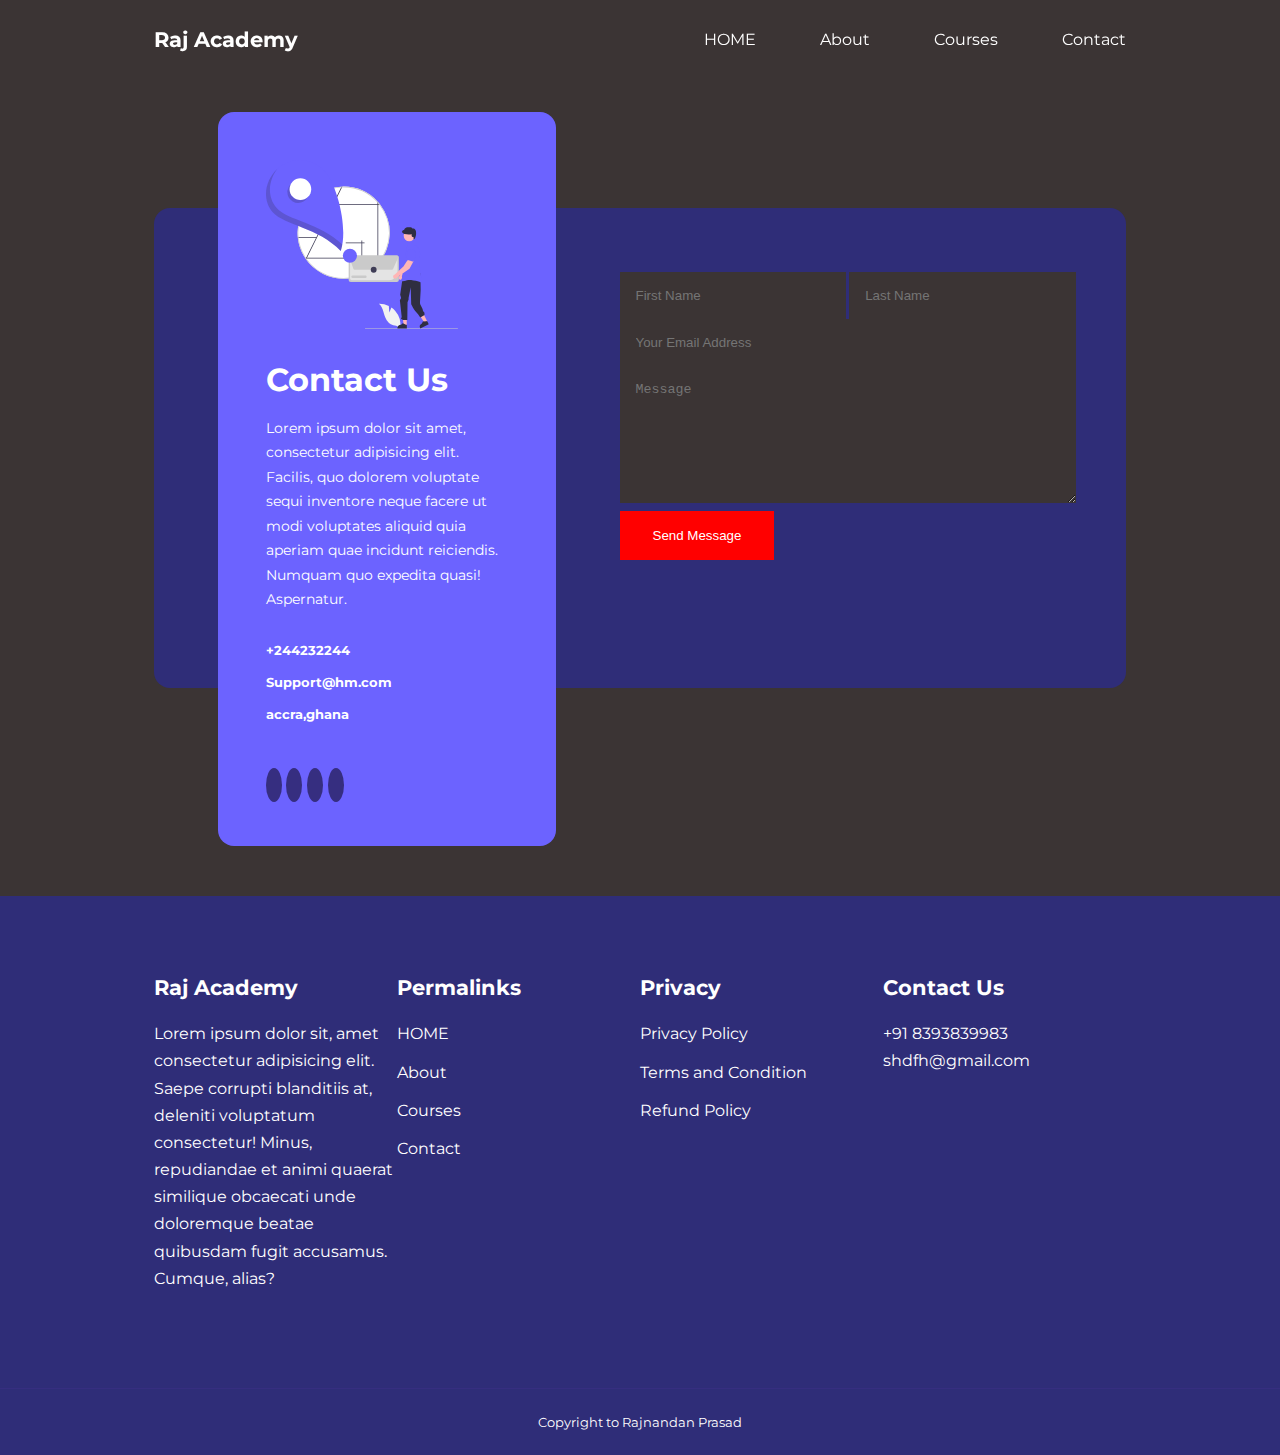
<file: contact.html>
<!DOCTYPE html>
<html lang="en">

<head>
    <meta charset="UTF-8">
    <meta name="viewport" content="width=device-width, initial-scale=1.0">
    <title>Raj Academy</title>
    <link rel="stylesheet" href="./css/style.css">
    <link rel="stylesheet" href="./css/contact.css">
    <!-- icon style cdn -->
    <link rel="stylesheet" href="https://unicons.iconscout.com/release-pro/v4.0.0/css/solid.css">
    <!-- lint google font -->
    <link rel="preconnect" href="https://fonts.googleapis.com">
    <link rel="preconnect" href="https://fonts.gstatic.com" crossorigin>
    <link href="https://fonts.googleapis.com/css2?family=Montserrat:wght@400;500;600;700;800;900&display=swap"
        rel="stylesheet">

    <!-- -----------swiper----- -->
    <link
  rel="stylesheet"
  href="https://cdn.jsdelivr.net/npm/swiper@10/swiper-bundle.min.css"
/>
</head>

<body>
    <nav>
        <div class="container nav__container">
            <a href="index.html">
                <h4>Raj Academy</h4>
            </a>
            <ul class="nav__menu">
                <li><a href="index.html">HOME</a></li>
                <li><a href="about.html">About</a></li>
                <li><a href="courses.html">Courses</a></li>
                <li><a href="contact.html">Contact</a></li>

            </ul>
            

            <button id="open-menu-btn"><svg xmlns="http://www.w3.org/2000/svg" width="24" height="24" fill="none"
                    id="menu">
                    <path fill="#000"
                        d="M3 6a1 1 0 0 1 1-1h16a1 1 0 1 1 0 2H4a1 1 0 0 1-1-1zm0 6a1 1 0 0 1 1-1h16a1 1 0 1 1 0 2H4a1 1 0 0 1-1-1zm1 5a1 1 0 1 0 0 2h16a1 1 0 1 0 0-2H4z">
                    </path>
                </svg></button>
            <button id="close-menu-btn"><svg xmlns="http://www.w3.org/2000/svg" width="24" height="24"
                    viewBox="0 0 512 512" id="close">
                    <path
                        d="M437.5 386.6L306.9 256l130.6-130.6c14.1-14.1 14.1-36.8 0-50.9-14.1-14.1-36.8-14.1-50.9 0L256 205.1 125.4 74.5c-14.1-14.1-36.8-14.1-50.9 0-14.1 14.1-14.1 36.8 0 50.9L205.1 256 74.5 386.6c-14.1 14.1-14.1 36.8 0 50.9 14.1 14.1 36.8 14.1 50.9 0L256 306.9l130.6 130.6c14.1 14.1 36.8 14.1 50.9 0 14-14.1 14-36.9 0-50.9z">
                    </path>
                </svg></button>
                

            



        </div>
    </nav>
    <!-- -----------------------------End of navbar -->

    <section class="contact">
        <div class="container contact__container">
            <aside class="contact__aside">
                <div class="aside__image">
                    <img src="/images/contact.svg" alt="">
                </div>
                <h2>Contact Us</h2>
                <p>Lorem ipsum dolor sit amet, consectetur adipisicing elit. Facilis, quo dolorem voluptate sequi inventore neque facere ut modi voluptates aliquid quia aperiam quae incidunt reiciendis. Numquam quo expedita quasi! Aspernatur.</p>
                <ul class="contact__details">
                    <li>
                        <h5>+244232244</h5>
                    </li>
                    <li>
                        <h5>Support@hm.com</h5>
                    </li>
                    <li>
                        <h5>
                            accra,ghana
                        </h5>
                    </li>
                </ul>
                <ul class="contact__socials">
                    <li> <a href="http://facebook.com"></a></li>
                    <li> <a href="http://instagram.com"></a></li>
                    <li> <a href="http://youtube.com"></a></li>
                    <li> <a href="http://teiter.com"></a></li>
                </ul>
            </aside>
            <form action="https://formspree.io/f/xeqbgnye" method="POST">
                <div class="form__name">
                    <input type="text" name="First Name" placeholder="First Name" required>
                    <input type="text" name="Last Name" placeholder="Last Name" required>
                </div>
                <input type="email" name="Email Address" placeholder="Your Email Address" required>
                <textarea name="Message"  rows="7" placeholder="Message" required></textarea>
                <button type="submit" class="btn btn-primary">Send Message</button>
            </form>

        </div>


    </section>













<!-- -----------------------------footer ------- -->
<footer class="footer">
    <div class="container footer__container">
        <div class="footer__1">
            <a href="index.html" class="footer__logo">
                <h4>Raj Academy</h4>
            </a>
            <p>Lorem ipsum dolor sit, amet consectetur adipisicing elit. Saepe corrupti blanditiis at, deleniti voluptatum consectetur! Minus, repudiandae et animi quaerat similique obcaecati unde doloremque beatae quibusdam fugit accusamus. Cumque, alias?</p>

        </div>


        <div class="footer__2">
            <h4>Permalinks</h4>
            <ul class="permalinks">
                <li><a href="index.html">HOME</a></li>
                <li><a href="about.html">About</a></li>
                <li><a href="courses.html">Courses</a></li>
                <li><a href="contact.html">Contact</a></li>

            </ul>
            
        </div>


        <div class="footer__3">
            <h4>Privacy</h4>
            <ul class="privacy">
                <li><a href="#">Privacy Policy</a></li>
                <li><a href="#">Terms and Condition</a></li>
                <li><a href="#">Refund Policy</a></li>
            </ul>
        </div>

        <div class="footer4">
            <h4>Contact Us</h4>
            <div>
                <p>+91 8393839983</p>
                <p>shdfh@gmail.com</p>
            </div>
        </div>

        <div class="footer__socials">
            <li>
                <a href="#"><i class="uil uil-facebook-f"></i></a>
            </li>
            <li>
                <a href="#"><i class="uil uil-instagram-alt"></i></a>
            </li>
            <li>
                <a href="#"><i class="uil uil-twitter"></i></a>
            </li>
            <li>
                <a href="#"><i class="uil uil-linkedin-alt"></i></a>
            </li>
        </div>

      



    </div>
    <div class="footer__copyright">
        <small>Copyright  to Rajnandan Prasad</small>
    </div> 
</footer>
<script src="./main.js"></script>

</body>
</file>
<file: css/style.css>
*{
    margin: 0;
    padding: 0;
    border: 0;
    outline: 0;
    text-decoration: none;
    list-style: none;
    box-sizing: border-box;
}
:root{
    --color-primary:#6c63ff;
    --color-success:green;
    --color-warning:yellow;
    --color-danger:red;
    --color-danger-variant:rgb(44, 21, 21);
    --color-white:white;
    --color-light:grey;
    --color-black:black;
    --color-bg:rgb(59, 52, 52);
    --color-bg1:rgb(47, 45, 120);
    --color-bg2:rgb(54, 46, 128);

    --container-width-lg: 76%;
    --container-width-md: 90%;
    --container-width-sm: 94%;

    --transition:all 400ms ease;

}
body{
    font-family: 'Montserrat', sans-serif;
    line-height: 1.7;
    color: var(--color-white);
    background-color: var(--color-bg);
}

.container{
    width: var(--container-width-lg);
    margin: 0 auto;
}
 
section{
    padding: 6rem 0;
}

section h2{
    text-align: center;
    margin-bottom: 4rem;
}

h1,
h2,
h3,
h4,
h5,
h6{
    line-height: 1.2;
}
h1{
    font-size:2.4rem ;
}
h2{
    font-size: 2rem;
}
h3{
    font-size: 1.3rem;
}
h4{
    font-size: 1.3rem;
}
a{
    color: var(--color-white);
}
img{
    width: 100%;
    display: block;
    object-fit: cover;
}

.btn{
    display: inline-block;
    background: var(--color-white);
    color:var(--color-black);
    padding: 1rem 2rem;
    border: 1px solid transparent;
    font-weight: 500;
    transition: var(--transition);
}

.btn:hover{
    background: transparent;
    color: var(--color-white);
    border-color: var(--color-white);
}

.btn-primary{
    background: var(--color-danger);
    color: var(--color-white);
}

                   /* //For Navbar */
nav{
    background: transparent;
    width:100vw;
    height:5rem;
    position: fixed;
    top: 0;
    z-index:11;

}
/* change navbar styles on scroll using javascript */

.window-scroll{
background: var(--color-primary);
box-shadow:0 1rem 2rem rgba(0,0,0,0.2) ;
}

.nav__container{
    height: 100%;
    display:flex;
    justify-content: space-between;
    align-items: center;
}
nav button{
    display:none;
    
    
}
.nav__menu{
    display: flex;
    align-items: center;
    gap: 4rem;
}

.nav__menu a{
    font-size: 0.9 rem;
    transition: var(--transition);
}
.nav__menu a:hover{
    color: var(--color-bg2);
}


/* -----------------------Header-------------------- */
header{
    position: relative;
    top:5rem;
    overflow: hidden;
    height: 70vh;
    margin-bottom: 5rem;
}
.header__container{
    display: grid;
    grid-template-columns: 1fr 1fr;
    align-items: center;
    gap: 5rem;
    height: 100%;
}

.header__left p{
    margin:1rem 0 2.4rem;
}
/* -----------------------Categories-------------------- */

.categories{
    background: var(--color-bg1);
    
}
.categories h1{
    line-height: 1;
    margin-bottom:3rem;

}
.categories__container{
    display: grid;
    grid-template-columns: 40% 60%;
    /* gap: 4rem; */
}
.categories__left{
    margin-right: 4rem;
}

.categories__left p{
    margin:1rem 0 3rem;

}
.categories__right{
    display: grid;
    
    grid-template-columns: repeat(3, 1fr);
    gap:1.2rem;
}
.category{
    background: var(--color-bg2);
    padding:2rem;
    border-radius: 2rem;
    transition: var(--transition);
}
.category:hover{
    box-shadow:0 3rem 3rem rgba(0,0,0,0.3) ;
z-index: 1;
}
/* .category:nth-child(1) .category__icon{
    background: var(--color-primary);
}
.category:nth-child(2) .category__icon{
    background: var(--color-success);
}
.category:nth-child(3) .category__icon{
    background: var(--color-warning);
}
.category:nth-child(4) .category__icon{
    background: var(--color-light);
}
.category:nth-child(5) .category__icon{
    background: var(--color-danger);
}
.category:nth-child(6) .category__icon{
    background: var(--color-primary); */
/* } */

.category__icon{
    
    padding: 0.7rem;
    border-radius: 0.9rem;
}

.category h5{
    margin: 2rem;

}
.category p{
    font-size: 0.85 rem;
}

/* <!-- -----------------------------popular courses--------------------- --> */

.courses {
    margin-top: 10 rem;
}
.course__container {
    display: grid;
    grid-template-columns: repeat(3,1fr);
    gap: 2rem;
}

.course {
    background: var(--color-bg1);
    text-align: center;
    border: 1px solid transparent;
    transition: var(--transition);
}
.course:hover{
    background:transparent;
    border-color: var(--color-primary);
}
.course__info{
    padding: 2rem;

}
.course__info p {
    margin: 1.2rem 0 2rem;
    font-size: 0.9rem;


}


/* ----------------------faqs------------------------- */
.faq{
    background: var(--color-bg1);
    box-shadow: inset 0 0 3rem rgba(0,0,0,0.2);
}
.faqs__container{
    display: grid;
    grid-template-columns: 1fr 1fr;
    gap: 1rem;
}
.faq{
    padding:2rem ;
    display: flex;
    align-items: center;
    gap: 1.4rem;
    height: fit-content;
    background: var(--color-primary);
    cursor: pointer;
}
.faq h4{
    font-size: 1rem;
    line-height: 2.2;

}
.faq__icon{
    align-self: flex-start;
    font: size 1.2em;
}
.faq p{
    margin-top: 0.8rem;
    display: none;
}
.faq.open p{
    display: block;
}
/* --------------------------testimonials */
.testimonials__container{
    overflow-x: hidden;
    position: relative;
    margin-bottom:5rem;
}
.testimonial{
    padding-top: 2rem;
}
.avatar{
    width: 6rem;
    height: 6rem;
    border-radius: 50%;
    overflow: hidden;
    margin: 0 auto 1rem;
    border: 1rem solid var(--color-bg1);
}
.testimonial__info{
    text-align: center;
}
.testimonial__body{
    background: var(--color-primary);
    padding: 2rem;
    margin-top:3rem;
    position: relative;
}
.testimonial__body::before{
    content:"";
    display: block;
    background:linear-gradient(
        135deg,
        transparent,var(--color-primary),
        var(--color-primary));
    width: 3rem;
    height: 3rem;
    position: absolute;
    left: 50%;
    top: -1.5rem;
    transform:rotate(45deg);
}

/* --------------------footer--------- */
footer{
    background: var(--color-bg1);
    padding-top: 5rem;
    font: 0.9em;
}

.footer__container{
    display: grid;
    grid-template-columns: repeat(4,1fr);

}
.footer__container>div h4{
    margin-bottom: 1.2rem;
}
.footer__1p{
    margin: 0rem 0 2rem;
}
footer ul li {
    margin-bottom: 0.7rem;
}
footer ul li a:hover{
    text-decoration: underline;
}
.footer__socials{
    display: flex;
    gap: 1rem;
    font-size: 1.2rem;
    margin-top: 2rem;
}

.footer__copyright{
    text-align: center;
    margin-top:4rem;
    padding: 1.2rem 0;
    border-top: 1px solid var(--color-bg2);
}

/* ---------------------------Media Queries(Tablets)---------- */
 @media screen and (max-width: 1024px){
  .container{
    width:var(--container-width-md);
  }
  h1{
    font-size:2.2 rem;
  }
  h2{
    font-size:1.7rem;
  }
  h3{
    font-size:1.4rem;
  }
  h4{
    font-size:1.2 rem;
  }

/* ---------------------------NavBar---------------- */
 nav button{
    display:inline-block;
    background: transparent;
    font-size: 1.8rem;
    color: var(--color-white);
    cursor: pointer;

}


nav button#close-menu-btn{
    display: none;
}


.nav__menu{
    position: fixed;
    top: 5rem;
    right: 5%;
    height: fit-content;
    width: 18rem;
    flex-direction: column;
    gap: 0;
    display: none;
}
.nav__menu li{
    width: 100%;
    height: 5.8rem;
    animation: animateNavItems 400ms linear forwards;
    transform-origin: top right;
    opacity: 0;
}
.nav__menu li:nth-child(2){
    animation-delay: 100ms;
}
.nav__menu li:nth-child(3){
    animation-delay: 200ms;
}
.nav__menu li:nth-child(4){
    animation-delay: 300ms;
}
.nav__menu li:nth-child(5){
    animation-delay: 400ms;
}

@keyframes animateNavItems {
    0%{
    transform: rotateZ(-90deg) rotateX(90deg) scale(0.1);
    }
    100%{
        transform: rotateZ(0) rotateX(0deg) scale(1);
        opacity:1;
    }
    
}


.nav__menu li a{  
      background: var(--color-primary);
    box-shadow: -4rem 6rem 10rem rgba(0,0,0,0.36);
    width: 100%;
    height: 100%;
    display: grid;
    place-items: center;
}
.nav__menu li a:hover{
    background: var(--color-bg2);
    color: var(--color-white);

}

/* -------------------------header------------ */
header{
    height: 52vh;
    margin-bottom:4rem;
}
.header__container{
    gap:0;
    padding-bottom: 3rem;
}

/* ----------------------categories--------------- */
.categories{
    height: auto;
}
.categories__container{
    grid-template-columns:1fr ;
}
.categories__left{
    margin-right: 0;
}

/* -------------popular course-------- */
.course{
    margin-top: 0;
}
.course__container{
    grid-template-columns: 1fr 1fr;
}

/* ----------------faqs--------- */
.faqs__container{
    grid-template-columns: 1fr;
}
.faq{
    padding: 1.5rem;
}

/* --------footer---------- */
.footer__container{
grid-template-columns: 1fr 1fr;
}

} 


/* --------------------------Media Queries(Phones)----------------- */
@media  screen and (max-width: 600px){
   .container{
    width: var(--container-width-sm);
   }

/* ---------------navbar-------- */
.nav__menu{
    right: 3%;
}
/* ---------------header------- */
header{
    height: 100vh;
}
.header__container{
    grid-template-columns: 1fr;
    text-align: center;
    margin-top: 0;
}
.header__left p{
    margin-bottom: 1.3rem;
}

/* -----------------categories----- */
.categories__right{
    grid-template-columns: 1fr 1fr;
    gap: 0.7rem;
}
.category__icon{
    margin-top:4px;
    display: inline-block;
}


/* --------------popular courses: ------- */
.course__container{
    grid-template-columns: 1fr;
}

/* -------------------testimonial-------- */
.testimonial__body{
    padding:1.2rem;
}

/* ----------------footer----------- */
.footer__container{
    grid-template-columns: 1fr;
    text-align: center;
    gap: 2rem;
}
.footer__1p{
    margin: 1rem auto;
}
.footer__socials{
    justify-content: center;
}
    
}
</file>
<file: css/about.css>
/* --------------------achievements----- */

.about__achievements{
    margin-top: 3rem;
}



.about__achievements-container{
    display:grid;
    grid-template-columns: 40% 60%;
    gap: 5rem;
}
.about__achievements-right > p {
    margin:1.6rem 0 2.5rem ;
}
.achievements__cards{
    display:grid;
    grid-template-columns:repeat(3 , 1fr);
    gap:1.5rem;
}
.achievement__card{
    background: var(--color-bg1);
    padding: 1.6rem;
    border-radius: 1rem;
    text-align: center;
    transition: var(--transition);
}
.achievement__card:hover{
    background: var(--color-bg2);
    box-shadow: 0 3rem 3rem rgba(0,0,0,0.3)


}

.achievement__icon{
    background: var(--color-danger);
    padding:0.6rem;
    border-radius: 1rem;
    display: inline-block;
    margin-bottom: 2rem;
    font-size: 2rem;
}
.achievement__card:nth-child(2) .achievement__icon{
    background: var(--color-success);

}
.achievement__card:nth-child(3) .achievement__icon{
    background:yellow;

}

/* ------------------------Team Styles----------- */
.team{
    background: var(--color-bg1);
    box-shadow: inset 0 0 3rem rgba(0,0,0,0.5);
}
.team__container{
    display: grid;
    grid-template-columns: repeat(4,1fr);
    gap: 2rem;
}
.team__member{
    background: var(--color-bg2);
    padding: 2rem;
    border: 1px solid transparent;
    transition: var(--transition);
    position: relative;
    overflow: hidden;
}
.team__member:hover{
    background: transparent;
    border-color: var(--color-primary);
}
.team__member-image img{
    filter: saturate(0);
}
.team__member-image img:hover{
    filter: saturate(1);
}
.team__member-info{
    text-align: center;
    margin-top: 1.4rem;
}
.team__member-info p{
    color: var(--color-light);
}
.team__member-socials{
    position: absolute;
    top: 50%;
    transform: translate(-50%);
    right: -100%;
    display: flex;
    flex-direction: column;
    background: var(--color-primary);
    border-radius: 1rem 0 0 1rem;
    box-shadow:-2rem 0 2rem rgba(0,0,0,0.3);
    transition: var(--transition);
}
.team__member-socials a{
    padding: 0.5rem;
}

.team__member:hover .team__member-socials{
    right: 0;
}

/* -----------------------------Media Queries------------ */
@media screen and (max-width:1024px){
    .about__achievements{
        margin-top:2rem;
    }
    .about__achievements-container{
        grid-template-columns: 1fr;
        gap: 4rem;
    }
    .about__achievements-left{
        width: 80%;
        margin:0 auto;
    }
    .team__container{
        grid-template-columns: repeat(3,1fr);
        gap: 1.5rem;
    }
    .team__member{
        padding: 1rem;
    }
    
}


/* --------------------media query (tablets) */
@media screen and (max-width:600px){
    .achievement__card{
        grid-template-columns: 1fr 1fr;
        gap: 0.7rem;
    }

    .team__container{
        grid-template-columns: 1fr 1fr;
        gap: 0.7rem;
    }
    .team__member{
        padding: 0;
    }
    .team__member p{
        margin-bottom: 1.5rem;
    }
}
</file>
<file: css/contact.css>
.contact__container{
    background: var(--color-bg1);
    padding:4rem;
    display: grid;
    grid-template-columns: 40% 60%;
    gap: 4rem;
    height: 30rem;
    margin: 7rem auto;
    border-radius: 1rem;
}

/* -------aside------ */


.contact__aside{
    background: var(--color-primary);
    padding: 3rem;
    border-radius: 1rem;
    position: relative;
    bottom: 10rem;
}
.aside__image{
    width: 12rem;
    margin-bottom: 2rem;
}
.contact__aside h2{
    text-align: left;
    margin-bottom: 1rem;
}
.contact__aside p{
    font-size: 0.9rem;
    margin-bottom: 2rem;
}
.contact__details li{
    display: flex;
    grid:1rem;
    align-items: center;
    margin-bottom: 1rem;

}
.contact__socials{
    display: flex;
    gap: 0.3rem;
    margin-top:3rem;


}
.contact__socials a{
    background: var(--color-bg2);
    padding:0.5rem;
    border-radius: 50%;
    font-size: 0.9rem;
    transition: var(--transition);
    
}
.contact__socials a:hover{
    background: transparent;

}

/* -----------------------form-------------- */
.form{
    display: flex;
    flex-direction: column;
    gap: 1.2rem;
    margin-right: 4rem;

}
.form__name{
    display: flex;
    gap: 0.2rem;
    width: 90%;
}
.form input[type="text"]{
    width: 50%;
}
input,
textarea{
    gap: 2rem;
    width: 90%;
    padding: 1rem;
    background: var(--color-bg);
    color: var(--color-white);
}

/* -------------media quary for tablets---------- */
@media  screen and (max-width:1024px){
.contact__container{
    gap:1.5rem;
    margin-top:3rem;
    height:auto;
    padding:1.5rem;
}
.contact__aside{
    width: auto;
    padding:1.5rem;
    bottom:0;
}
.form{
    align-self: center;
    margin-right: 1.5rem;
}
    
}


/* --------media quary for phones-------- */
@media screen and (max-width:600px) {

    .contact__container{
        grid-template-columns: 1fr;
        gap: 3rem;
        margin-top: 0;
        padding: 0;
    }
    .form{
        margin:0 1.5rem 3rem;
    }
    .form__name{
        flex-direction: column;
    }
    .form__name input[type="text"]{
        width: 100%;

    }
    
}
</file>
